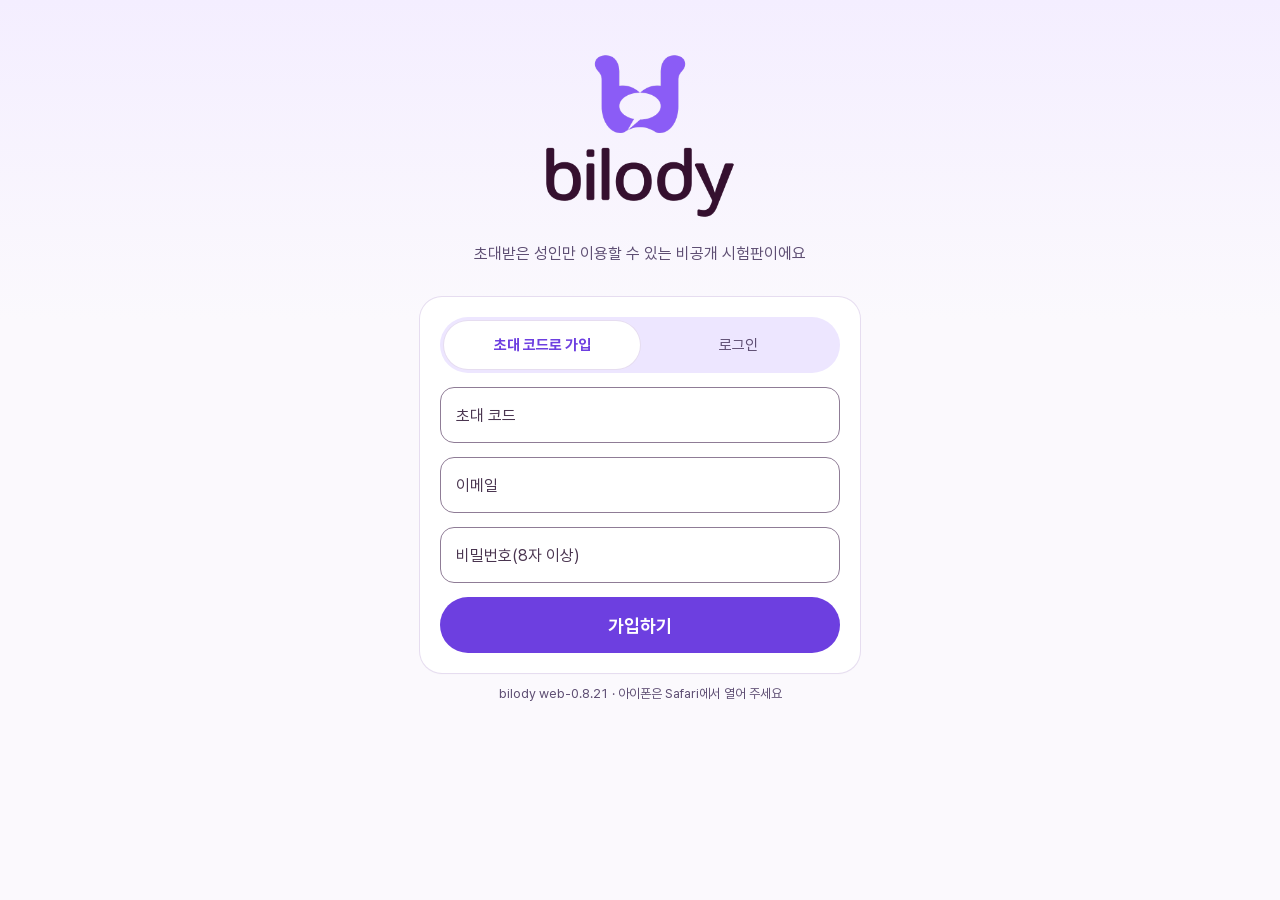
<file: index.html>
<!doctype html>
<html lang="ko">
<head>
  <meta charset="utf-8">
  <meta name="viewport" content="width=device-width, initial-scale=1, viewport-fit=cover">
  <meta name="theme-color" content="#F4EEFF">
  <meta name="apple-mobile-web-app-capable" content="yes">
  <meta name="mobile-web-app-capable" content="yes">
  <meta name="apple-mobile-web-app-status-bar-style" content="default">
  <meta name="apple-mobile-web-app-title" content="bilody">
  <meta name="robots" content="noindex">
  <title>bilody</title>
  <link rel="manifest" href="manifest.webmanifest">
  <link rel="icon" href="icons/icon-192.png">
  <link rel="apple-touch-icon" href="icons/apple-touch-icon.png">
  <!-- 앱(안드로이드)과 같은 아이콘 세트: Material Icons Round / Outlined -->
  <link rel="stylesheet" href="https://fonts.googleapis.com/icon?family=Material+Icons+Round|Material+Icons+Outlined">
  <link rel="preload" href="fonts/Pretendard-Regular.subset.woff2" as="font" type="font/woff2" crossorigin>
  <link rel="preload" href="fonts/Pretendard-ExtraBold.subset.woff2" as="font" type="font/woff2" crossorigin>
  <link rel="stylesheet" href="style.css?v=0.8.21b">
</head>
<body>
  <div id="app"></div>
  <noscript>bilody를 쓰려면 자바스크립트를 켜 주세요.</noscript>
  <script type="module" src="app.js?v=0.8.21b"></script>
</body>
</html>
</file>
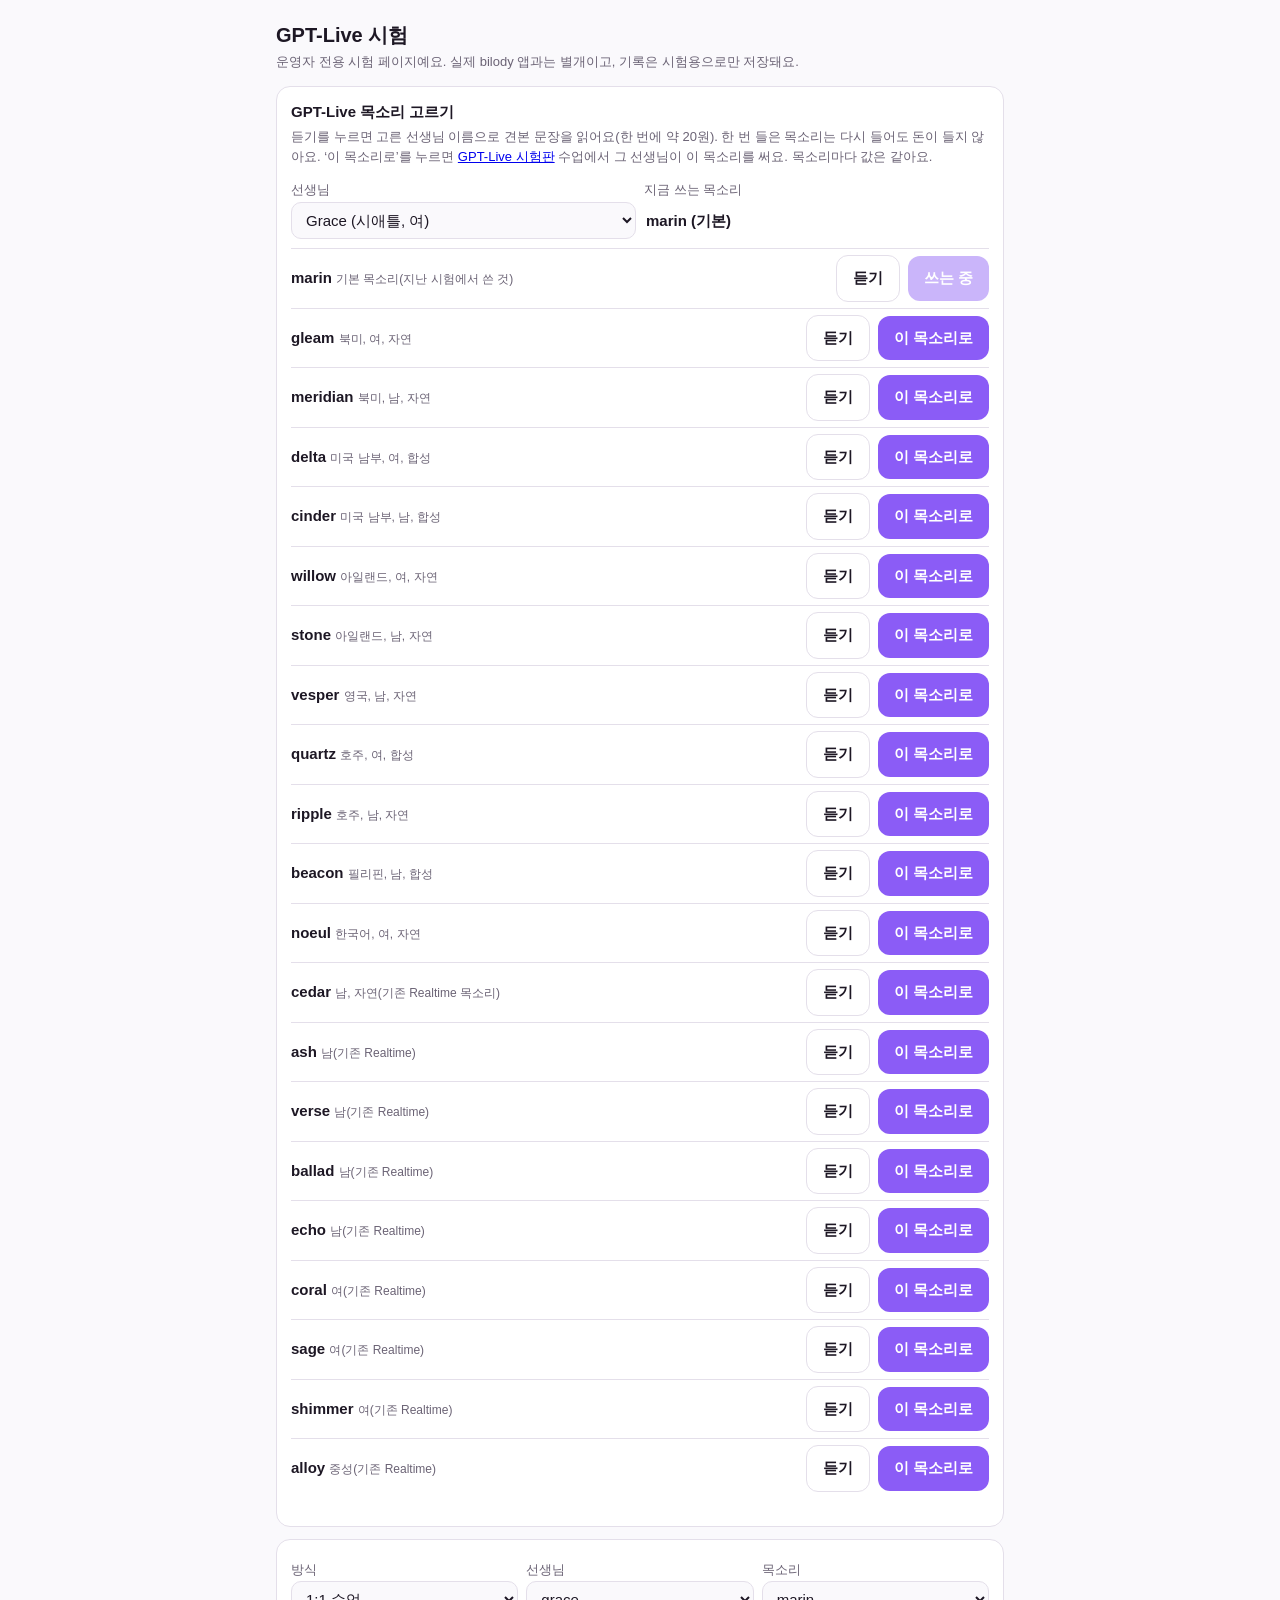
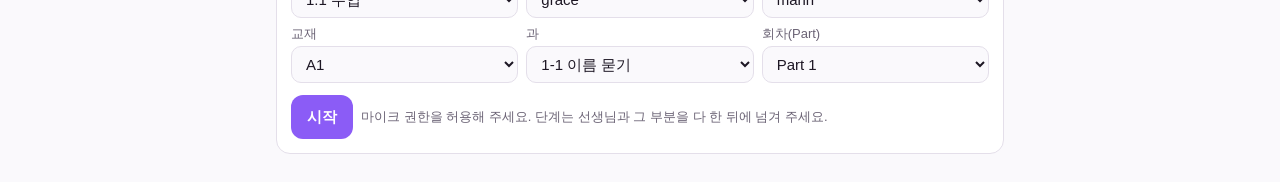
<file: live-test.html>
<!doctype html>
<html lang="ko">
<head>
<meta charset="utf-8">
<meta name="viewport" content="width=device-width, initial-scale=1">
<meta name="robots" content="noindex">
<title>GPT-Live 시험</title>
<style>
  :root { --bg:#faf9fc; --fg:#1d1724; --muted:#6b6375; --line:#e4dfea; --brand:#8B5CF6; --card:#fff; --teach:#f3eefe; --learn:#eef7f2; }
  @media (prefers-color-scheme: dark) { :root { --bg:#17131c; --fg:#efeaf4; --muted:#a59cb0; --line:#332b3d; --card:#201a27; --teach:#2a2140; --learn:#1d2a24; } }
  * { box-sizing:border-box; }
  body { margin:0; background:var(--bg); color:var(--fg); font:15px/1.5 -apple-system,BlinkMacSystemFont,"Apple SD Gothic Neo","Noto Sans KR",sans-serif; }
  main { max-width:760px; margin:0 auto; padding:16px; }
  h1 { font-size:20px; margin:4px 0 2px; } .sub { color:var(--muted); font-size:13px; margin:0 0 14px; }
  .card { background:var(--card); border:1px solid var(--line); border-radius:14px; padding:14px; margin-bottom:12px; }
  label { display:block; font-size:13px; color:var(--muted); margin:6px 0 2px; }
  select, input, textarea { width:100%; font:inherit; padding:8px 10px; border:1px solid var(--line); border-radius:10px; background:var(--bg); color:var(--fg); }
  .row { display:grid; grid-template-columns:repeat(auto-fit,minmax(130px,1fr)); gap:8px; }
  button { font:inherit; font-weight:600; border:0; border-radius:12px; padding:11px 16px; background:var(--brand); color:#fff; cursor:pointer; min-height:44px; }
  button.ghost { background:transparent; color:var(--fg); border:1px solid var(--line); }
  button:disabled { opacity:.45; cursor:default; }
  .bar { display:flex; gap:8px; flex-wrap:wrap; align-items:center; }
  #status { font-size:13px; color:var(--muted); }
  #screen .t { font-weight:700; } #screen .ko { color:var(--muted); font-size:14px; }
  #screen .ln { margin:3px 0; }
  #log { max-height:46vh; overflow:auto; }
  .m { padding:8px 10px; border-radius:10px; margin:6px 0; white-space:pre-wrap; }
  .m.teacher { background:var(--teach); } .m.learner { background:var(--learn); }
  .m.step, .m.app { color:var(--muted); font-size:12px; padding:2px 4px; }
  .hidden { display:none; }
</style>
</head>
<body>
<main>
  <h1>GPT-Live 시험</h1>
  <p class="sub">운영자 전용 시험 페이지예요. 실제 bilody 앱과는 별개이고, 기록은 시험용으로만 저장돼요.</p>

  <section class="card" id="voices">
    <b>GPT-Live 목소리 고르기</b>
    <p class="sub" style="margin:4px 0 8px">듣기를 누르면 고른 선생님 이름으로 견본 문장을 읽어요(한 번에 약 20원). 한 번 들은 목소리는 다시 들어도 돈이 들지 않아요. ‘이 목소리로’를 누르면 <a href="live.html">GPT-Live 시험판</a> 수업에서 그 선생님이 이 목소리를 써요. 목소리마다 값은 같아요.</p>
    <div class="row"><div><label>선생님</label><select id="vTeacher"><option value="grace">Grace (시애틀, 여)</option><option value="daniel">Daniel (시카고, 남)</option><option value="chloe">Chloe (토론토, 여)</option><option value="ben">Ben (보스턴, 남)</option><option value="maya">Maya (애틀랜타, 여)</option></select></div>
      <div><label>지금 쓰는 목소리</label><div id="vNow" style="padding:8px 2px;font-weight:600"></div></div></div>
    <div id="vList" style="margin-top:8px"></div>
    <div id="vMsg" class="sub" style="margin-top:6px"></div>
  </section>
  <section class="card" id="setup">
    <div class="row">
      <div><label>방식</label><select id="mode"><option value="lesson">1:1 수업</option><option value="chat">대화하기</option></select></div>
      <div><label>선생님</label><select id="teacher"><option>grace</option><option>daniel</option><option>chloe</option><option>ben</option><option>maya</option></select></div>
      <div><label>목소리</label><select id="voice"><option>marin</option><option>quartz</option><option>ripple</option><option>vesper</option><option>willow</option><option>stone</option><option>gleam</option><option>meridian</option><option>beacon</option><option>delta</option><option>cinder</option><option value="noeul">noeul (한국어)</option></select></div>
    </div>
    <div class="row" id="lessonPick">
      <div><label>교재</label><select id="book"></select></div>
      <div><label>과</label><select id="lesson"></select></div>
      <div><label>회차(Part)</label><select id="session"></select></div>
    </div>
    <div class="bar" style="margin-top:12px"><button id="startBtn">시작</button><span id="status">마이크 권한을 허용해 주세요. 단계는 선생님과 그 부분을 다 한 뒤에 넘겨 주세요.</span></div>
  </section>

  <section class="card hidden" id="screenCard">
    <div class="bar" style="justify-content:space-between"><b id="stepLabel"></b>
      <div class="bar"><button id="nextBtn">다음 단계</button><button class="ghost" id="endBtn">끝내기</button></div></div>
    <div id="screen" style="margin-top:8px"></div>
  </section>

  <section class="card hidden" id="logCard"><b>대화 기록</b><div id="log"></div></section>

  <section class="card hidden" id="doneCard">
    <b>느낀 점 (선택)</b>
    <textarea id="feedback" rows="3" placeholder="목소리, 반응 속도, 끼어들기, 지시 따르기 등"></textarea>
    <div class="bar" style="margin-top:8px"><button id="saveFb">저장</button><span id="doneMsg"></span></div>
  </section>
</main>
<audio id="remote" autoplay></audio>
<script type="module">
import { SUPABASE_URL, ANON_KEY } from "./config.js";
const $ = (id) => document.getElementById(id);
const FN = SUPABASE_URL + "/functions/v1/gpt-live-trial";
const plain = (s) => String(s ?? "").replace(/\{\{(.+?)\}\}/g, "$1").replace(/\*(.+?)\*/g, "$1");
const esc = (s) => plain(s).replace(/[&<>]/g, (c) => ({ "&": "&amp;", "<": "&lt;", ">": "&gt;" })[c]);

async function token() {
  let tk = {}; try { tk = JSON.parse(localStorage.getItem("bilody_tokens") || "{}"); } catch {}
  if (!tk.access_token) throw new Error("bilody에 먼저 로그인해 주세요.");
  const exp = JSON.parse(atob(tk.access_token.split(".")[1].replace(/-/g, "+").replace(/_/g, "/"))).exp * 1000;
  if (exp - Date.now() > 120000) return tk.access_token;
  const r = await fetch(SUPABASE_URL + "/auth/v1/token?grant_type=refresh_token", { method: "POST", headers: { apikey: ANON_KEY, "Content-Type": "application/json" }, body: JSON.stringify({ refresh_token: tk.refresh_token }) });
  if (!r.ok) throw new Error("로그인이 만료됐어요. bilody를 한 번 열었다가 다시 와 주세요.");
  const n = await r.json();
  const next = { ...tk, ...n, expires_at_ms: (n.expires_at ?? 0) * 1000 };
  try { localStorage.setItem("bilody_tokens", JSON.stringify(next)); } catch {}
  return n.access_token;
}
async function call(body) {
  const r = await fetch(FN, { method: "POST", headers: { Authorization: "Bearer " + await token(), apikey: ANON_KEY, "Content-Type": "application/json" }, body: JSON.stringify(body) });
  const j = await r.json().catch(() => ({}));
  if (!r.ok) throw new Error((j.error || r.status) + (j.detail ? " " + j.detail : ""));
  return j;
}

// ---- 교재 고르기 ----
const BOOKS = ["A1","A2","A3","A4","A5","A6","A7","A8","A9"];
let bookData = null;
$("book").innerHTML = BOOKS.map((b) => `<option>${b}</option>`).join("");
async function loadBook() {
  try { bookData = await (await fetch("./tb/" + $("book").value + ".json")).json(); } catch { bookData = null; }
  $("lesson").innerHTML = (bookData?.lessons ?? []).map((l) => `<option value="${l.id}">${l.id} ${esc(l.title)}</option>`).join("");
  loadSessions();
}
function loadSessions() {
  const L = bookData?.lessons.find((l) => l.id === $("lesson").value);
  $("session").innerHTML = (L?.sessions ?? []).map((s) => `<option value="${s.n}">Part ${s.n}</option>`).join("");
}
$("book").onchange = loadBook; $("lesson").onchange = loadSessions;
$("mode").onchange = () => $("lessonPick").classList.toggle("hidden", $("mode").value !== "lesson");
loadBook();

// ---- 기록 ----
const lines = []; let cur = null; let stepIdx = -1; let steps = [];
function render() {
  $("log").innerHTML = lines.map((l) => `<div class="m ${l.who}">${l.who === "teacher" ? "선생님: " : l.who === "learner" ? "나: " : ""}${esc(l.text)}</div>`).join("");
  $("log").scrollTop = $("log").scrollHeight;
}
function addDelta(who, delta) {
  if (!delta) return;
  if (!cur || cur.who !== who) { cur = { who, text: "", step: Math.max(stepIdx, 0) }; lines.push(cur); }
  cur.text += delta; render();
}
function mark(who, text) { cur = null; lines.push({ who, text, step: Math.max(stepIdx, 0) }); render(); }

// ---- 화면(교재) ----
function showStep(st) {
  const parts = [];
  for (const k of ["title_en", "title", "goal"]) if (typeof st[k] === "string") parts.push(`<div class="${k === "title_en" ? "t" : "ko"}">${esc(st[k])}</div>`);
  if (st.en) parts.push(`<div class="t">${esc(st.en)}</div>`);
  if (st.ko) parts.push(`<div class="ko">${esc(st.ko)}</div>`);
  if (st.when) parts.push(`<div class="ko">${esc(st.when)}</div>`);
  for (const l of st.lines ?? []) parts.push(`<div class="ln"><b>${esc(l.who?.en ?? "")}</b> ${esc(l.en)} <span class="ko">${esc(l.ko ?? "")}</span></div>`);
  for (const it of st.items ?? []) parts.push(`<div class="ln">• ${esc(Array.isArray(it) ? it.join(" — ") : (typeof it === "string" ? it : (it.en ?? JSON.stringify(it))))}</div>`);
  if (st.frame) parts.push(`<div class="ln">${esc(st.frame)}</div>`);
  for (const r of st.rows ?? []) parts.push(`<div class="ln">• ${esc(Array.isArray(r) ? r.join(" / ") : JSON.stringify(r))}</div>`);
  $("screen").innerHTML = parts.join("") || `<div class="ko">(${st.type})</div>`;
}
const appTeach = (t) => String(t ?? "").split("\n").filter((l) => !/^What comes next/i.test(l.trim()))
  .map((l) => l.replace(/[^.\n]*\b(?:next_step|finish_session)\b[^.\n]*\.?/g, "").trimEnd()).join("\n").trim();
function chunks(t, n = 1200) {
  const out = []; let buf = "";
  for (const line of t.split("\n")) { if ((buf + "\n" + line).length > n && buf) { out.push(buf); buf = line; } else buf = buf ? buf + "\n" + line : line; }
  if (buf) out.push(buf);
  return out.flatMap((c) => c.length > n ? c.match(new RegExp(`[\\s\\S]{1,${n}}`, "g")) : [c]);
}
let dc = null; let evn = 0; let pending = 0; let readyAt = 0;
function nextState() {
  const wait = pending > 0 || Date.now() < readyAt;
  $("nextBtn").disabled = wait || stepIdx + 1 >= steps.length;
  $("nextBtn").textContent = pending > 0 ? "선생님이 준비 중…" : "다음 단계";
}
setInterval(nextState, 500);
const send = (ev) => { if (dc?.readyState !== "open") return; if (/\.append$/.test(ev.type)) pending++; dc.send(JSON.stringify({ ...ev, event_id: "c" + (++evn) })); nextState(); };
function goStep(i) {
  if (i >= steps.length) return;
  stepIdx = i; const st = steps[i];
  $("stepLabel").textContent = `${i + 1} / ${steps.length} · ${st.type}`;
  readyAt = Date.now() + 4000;
  showStep(st);
  mark("step", `${i + 1}/${steps.length} ${st.type}`);
  const head = `Lesson step ${i + 1} of ${steps.length} (${st.type})`;
  const parts = chunks(appTeach(st.teach) || "Continue the lesson.");
  parts.forEach((c, k) => send({ type: "session.thinking.append", content: `${head}, plan ${k + 1}/${parts.length}:\n${c}`, delegation_id: null }));
  if (st.type === "dialogue" && st.play) mark("app", "(장면 대사는 화면에서 읽어 주세요)");
  const scene = st.type === "dialogue" && st.play ? " The learner has just read the scene on screen; there is no recording to play, so do not wait for one." : "";
  send({ type: "session.instructions.append", content: `${head} is now on the learner's screen.${scene} Start this part now, following the plan you just received for it. Work only on this part.${remind ? " " + remind : ""}`, delegation_id: null });
}

// ---- 연결 ----
let pc = null, trialId = null, usage = null, t0 = 0, stream = null, remind = "";
$("startBtn").onclick = async () => {
  $("startBtn").disabled = true; $("status").textContent = "연결 중…";
  try {
    stream = await navigator.mediaDevices.getUserMedia({ audio: { echoCancellation: true, noiseSuppression: true } });
    pc = new RTCPeerConnection();
    pc.ontrack = (e) => { $("remote").srcObject = e.streams[0]; };
    stream.getTracks().forEach((t) => pc.addTrack(t, stream));
    dc = pc.createDataChannel("oai-events");
    dc.onmessage = (e) => {
      let ev; try { ev = JSON.parse(e.data); } catch { return; }
      if (ev.type === "session.output_transcript.delta") addDelta("teacher", ev.delta);
      else if (ev.type === "session.input_transcript.delta") addDelta("learner", ev.delta);
      else if (/^session\.(instructions|thinking|commentary)\.appended$/.test(ev.type)) { pending = Math.max(0, pending - 1); nextState(); }
      else if (ev.type === "session.usage.updated") usage = ev.usage;
      else if (ev.type === "session.closed") { usage = ev.usage ?? usage; finish(); }
      else if (ev.type === "error") { if (ev.error?.client_event_id) pending = Math.max(0, pending - 1); if (!finished) mark("app", "(오류: " + (ev.error?.message || ev.error?.code) + ")"); }
    };
    dc.onopen = () => {
      $("status").textContent = "연결됐어요. 말씀하세요.";
      if ($("mode").value === "lesson") goStep(0);
    };
    const offer = await pc.createOffer(); await pc.setLocalDescription(offer);
    await new Promise((ok) => { if (pc.iceGatheringState === "complete") ok(); else { pc.onicegatheringstatechange = () => pc.iceGatheringState === "complete" && ok(); setTimeout(ok, 3000); } });
    const body = { action: "start", mode: $("mode").value, teacher: $("teacher").value, voice: $("voice").value, sdp: pc.localDescription.sdp };
    if (body.mode === "lesson") Object.assign(body, { book: $("book").value, lesson: $("lesson").value, session: Number($("session").value) });
    const r = await call(body);
    trialId = r.id; t0 = Date.now(); remind = r.remind || "";
    if (body.mode === "lesson") {
      const L = bookData.lessons.find((l) => l.id === body.lesson);
      steps = (L.sessions.find((s) => s.n === body.session) ?? L.sessions[0]).steps;
    }
    await pc.setRemoteDescription({ type: "answer", sdp: r.sdp });
    $("setup").classList.add("hidden"); $("logCard").classList.remove("hidden"); $("screenCard").classList.remove("hidden");
    if (body.mode !== "lesson") { $("nextBtn").classList.add("hidden"); $("stepLabel").textContent = "대화하기"; $("screen").innerHTML = ""; }
    setInterval(() => trialId && call({ action: "save", id: trialId, transcript: lines, usage, ms: Date.now() - t0 }).catch(() => {}), 30000);
  } catch (e) {
    $("status").textContent = "연결하지 못했어요: " + e.message; $("startBtn").disabled = false;
    try { pc?.close(); stream?.getTracks().forEach((t) => t.stop()); } catch {}
  }
};
$("nextBtn").onclick = () => { if (pending > 0 || Date.now() < readyAt) return; goStep(stepIdx + 1); };
let finished = false;
$("endBtn").onclick = () => { $("endBtn").disabled = true; $("nextBtn").disabled = true; send({ type: "session.close" }); setTimeout(finish, 8000); };
async function finish() {
  if (finished) return; finished = true;
  try { pc?.close(); stream?.getTracks().forEach((t) => t.stop()); } catch {}
  $("screenCard").classList.add("hidden"); $("doneCard").classList.remove("hidden");
  $("doneMsg").textContent = "저장 중…";
  try { const r = await call({ action: "save", id: trialId, transcript: lines, usage, ms: Date.now() - t0, final: true }); $("doneMsg").textContent = `저장했어요. 목소리 비용 약 ${Math.round((r.voice_usd ?? 0) * 1400)}원${r.status === "grading" ? " · 채점 중" : ""}`; }
  catch (e) { $("doneMsg").textContent = "저장하지 못했어요: " + e.message; }
}
$("saveFb").onclick = async () => {
  try { await call({ action: "save", id: trialId, transcript: lines, usage, ms: Date.now() - t0, feedback: $("feedback").value, final: true }); $("doneMsg").textContent = "느낀 점까지 저장했어요."; }
  catch (e) { $("doneMsg").textContent = "저장하지 못했어요: " + e.message; }
};
// ---- 목소리 고르기(11/21): 견본을 한 번 듣고 녹음해 두면 다시 들을 때는 무료 ----
const VOICES = [["marin","기본 목소리(지난 시험에서 쓴 것)"],["gleam","북미, 여, 자연"],["meridian","북미, 남, 자연"],["delta","미국 남부, 여, 합성"],["cinder","미국 남부, 남, 합성"],["willow","아일랜드, 여, 자연"],["stone","아일랜드, 남, 자연"],["vesper","영국, 남, 자연"],["quartz","호주, 여, 합성"],["ripple","호주, 남, 자연"],["beacon","필리핀, 남, 합성"],["noeul","한국어, 여, 자연"],["cedar","남, 자연(기존 Realtime 목소리)"],["ash","남(기존 Realtime)"],["verse","남(기존 Realtime)"],["ballad","남(기존 Realtime)"],["echo","남(기존 Realtime)"],["coral","여(기존 Realtime)"],["sage","여(기존 Realtime)"],["shimmer","여(기존 Realtime)"],["alloy","중성(기존 Realtime)"]];
const DEF = { grace: "marin", daniel: "meridian", chloe: "gleam", ben: "cinder", maya: "delta" };
const NAMES = { grace: "Grace", daniel: "Daniel", chloe: "Chloe", ben: "Ben", maya: "Maya" };
const clips = {};
const getV = (t) => { try { return localStorage.getItem("bilody_live_voice_" + t) || DEF[t]; } catch { return DEF[t]; } };
const sampleFor = (t) => `Hi, I'm ${NAMES[t]}. Nice to meet you! Today we'll learn how to ask someone's name. 오늘은 이름을 묻고 답하는 표현을 배워 볼 거예요. Say it with me: "What's your name?"`;
function renderVoices() {
  const t = $("vTeacher").value, cur = getV(t);
  $("vNow").textContent = cur + (cur === DEF[t] ? " (기본)" : "");
  $("vList").innerHTML = VOICES.map(([v, d]) => `<div class="bar" style="justify-content:space-between;border-top:1px solid var(--line);padding:6px 0"><span><b>${v}</b> <span class="sub" style="font-size:12px">${d}</span>${clips[t + v] ? ' <span class="sub" style="font-size:12px">· 녹음됨</span>' : ""}</span><span class="bar"><button class="ghost" data-play="${v}">${clips[t + v] ? "다시 듣기" : "듣기"}</button><button ${v === cur ? "disabled" : ""} data-use="${v}">${v === cur ? "쓰는 중" : "이 목소리로"}</button></span></div>`).join("");
}
$("vTeacher").onchange = renderVoices;
$("vList").onclick = async (e) => {
  const b = e.target.closest("button"); if (!b) return;
  const t = $("vTeacher").value;
  if (b.dataset.use) { try { localStorage.setItem("bilody_live_voice_" + t, b.dataset.use); } catch {} $("vMsg").textContent = `${NAMES[t]} 선생님 목소리를 ${b.dataset.use}(으)로 바꿨어요. GPT-Live 시험판에서 다음 수업부터 써요.`; renderVoices(); return; }
  const v = b.dataset.play, key = t + v;
  if (clips[key]) { new Audio(clips[key]).play(); return; }
  document.querySelectorAll("#vList button").forEach((x) => x.disabled = true);
  $("vMsg").textContent = `${v} 목소리를 불러오는 중…`;
  try { clips[key] = await audition(v, sampleFor(t)); $("vMsg").textContent = `${v} 견본을 들었어요.`; }
  catch (err) { $("vMsg").textContent = `${v}: 들려주지 못했어요 (${err.message})`; }
  renderVoices();
};
async function audition(voice, sample) {
  const ac = new AudioContext(); const dst = ac.createMediaStreamDestination(); const nb = ac.createBuffer(1, ac.sampleRate, ac.sampleRate), nd = nb.getChannelData(0); for (let i = 0; i < nd.length; i++) nd[i] = (Math.random() * 2 - 1) * 0.0005; const ns = ac.createBufferSource(); ns.buffer = nb; ns.loop = true; ns.connect(dst); ns.start();   // 소리 없는 트랙은 패킷이 안 나가 GPT-Live가 멈춤
  const pc = new RTCPeerConnection(); pc.addTrack(dst.stream.getAudioTracks()[0], dst.stream);
  const dc = pc.createDataChannel("oai-events");
  const el = new Audio(); el.autoplay = true;
  let rec = null; const parts = []; let got = 0, last = 0;
  pc.ontrack = (e) => { el.srcObject = e.streams[0]; el.play().catch(() => {}); try { rec = new MediaRecorder(e.streams[0]); rec.ondataavailable = (x) => x.data.size && parts.push(x.data); rec.start(250); } catch {} };
  dc.onopen = () => dc.send(JSON.stringify({ type: "session.instructions.append", content: "Start now: read the sample out loud once, exactly as written.", delegation_id: null }));
  dc.onmessage = (m) => { try { const ev = JSON.parse(m.data); if (ev.type === "session.output_transcript.delta") { got++; last = Date.now(); } } catch {} };
  const offer = await pc.createOffer(); await pc.setLocalDescription(offer);
  await new Promise((ok) => { if (pc.iceGatheringState === "complete") ok(); else { pc.onicegatheringstatechange = () => pc.iceGatheringState === "complete" && ok(); setTimeout(ok, 3000); } });
  const r = await fetch(SUPABASE_URL + "/functions/v1/gpt-live-voice", { method: "POST", headers: { Authorization: "Bearer " + await token(), apikey: ANON_KEY, "Content-Type": "application/json" }, body: JSON.stringify({ voice, sample, sdp: pc.localDescription.sdp }) });
  const j = await r.json().catch(() => ({}));
  if (!r.ok || !j.sdp) { pc.close(); ac.close(); throw new Error(j.error || r.status); }
  await pc.setRemoteDescription({ type: "answer", sdp: j.sdp });
  const t0 = Date.now();
  await new Promise((ok) => { const iv = setInterval(() => { const n = Date.now(); if ((got && n - last > 2500) || n - t0 > 30000) { clearInterval(iv); ok(); } }, 200); });
  await new Promise((ok) => setTimeout(ok, 600));
  try { dc.send(JSON.stringify({ type: "session.close" })); } catch {}
  if (rec && rec.state !== "inactive") { await new Promise((ok) => { rec.onstop = ok; rec.stop(); }); }
  pc.close(); ac.close();
  if (!got) throw new Error("소리가 오지 않음");
  return parts.length ? URL.createObjectURL(new Blob(parts, { type: parts[0].type || "audio/webm" })) : null;
}
renderVoices();
if (location.hash === "#voices") $("voices").scrollIntoView();
</script>
</body>
</html>
</file>
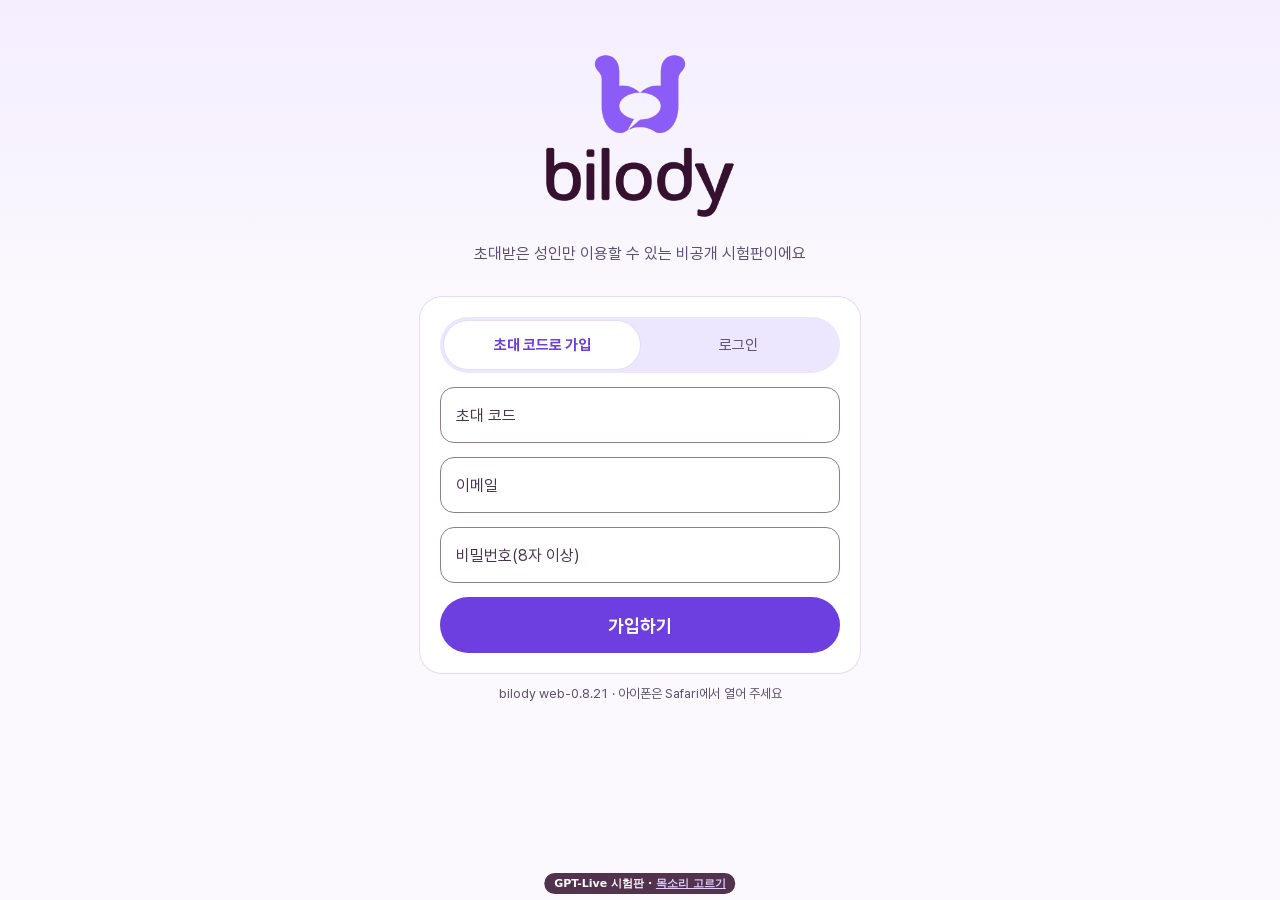
<file: live.html>
<!doctype html>
<html lang="ko">
<head>
  <meta charset="utf-8">
  <meta name="viewport" content="width=device-width, initial-scale=1, viewport-fit=cover, maximum-scale=1">
  <meta name="theme-color" content="#F0E9FF">
  <meta name="apple-mobile-web-app-capable" content="yes">
  <meta name="mobile-web-app-capable" content="yes">
  <meta name="apple-mobile-web-app-status-bar-style" content="default">
  <meta name="apple-mobile-web-app-title" content="bilody">
  <meta name="robots" content="noindex">
  <title>bilody · GPT-Live 시험</title>
  <link rel="manifest" href="manifest.webmanifest">
  <link rel="icon" href="icons/icon-192.png">
  <link rel="apple-touch-icon" href="icons/apple-touch-icon.png">
  <!-- 앱(안드로이드)과 같은 아이콘 세트: Material Icons Round / Outlined -->
  <link rel="stylesheet" href="https://fonts.googleapis.com/icon?family=Material+Icons+Round|Material+Icons+Outlined">
  <link rel="stylesheet" href="style.css?v=0.8.10">
</head>
<body>
  <div id="app"></div>
  <noscript>bilody를 쓰려면 자바스크립트를 켜 주세요.</noscript>
  <div id="liveBadge" style="position:fixed;left:50%;transform:translateX(-50%);bottom:6px;z-index:9999;font:600 11px/1.4 system-ui,sans-serif;background:#35102F;color:#fff;padding:3px 10px;border-radius:99px;opacity:.85;pointer-events:auto">GPT-Live 시험판 · <a href="live-test.html#voices" style="color:#d9c8ff">목소리 고르기</a></div>
  <script type="module" src="app-live.js?v=0.8.12d"></script>
</body>
</html>
</file>
<file: style.css>
/* bilody 웹: 안드로이드 앱(Design.kt·Material 3)과 같은 모양. 색·글꼴 기준은 DESIGN.md(0.8.21) */
@font-face { font-family: "Pretendard"; font-weight: 400; font-style: normal; font-display: swap; src: url(fonts/Pretendard-Regular.subset.woff2) format("woff2"); }
@font-face { font-family: "Pretendard"; font-weight: 700; font-style: normal; font-display: swap; src: url(fonts/Pretendard-Bold.subset.woff2) format("woff2"); }
@font-face { font-family: "Pretendard"; font-weight: 800; font-style: normal; font-display: swap; src: url(fonts/Pretendard-ExtraBold.subset.woff2) format("woff2"); }
:root {
  /* 0.8.21: 보라는 홈페이지와 같은 #6D3FE0 하나로(글자·버튼·선택). 예전 연한 보라 #8B5CF6은 글자에 쓰면 대비가 모자라 꾸밈(고리·무대 빛)에만 남긴다 */
  --purple: #6D3FE0; --deep: #4B22B0; --purple-soft: #8B5CF6; --plum: #35102F; --lilac: #EDE6FF; --lilac-soft: #F6F1FF;
  --ink2: #4A3550; --muted: #5E4E73; --line: #E6DDF0; --field-line: #8F7C96; --bg: #FBF9FD;
  --red: #D13438; --error: #B3261E; --surface: #fff; --green: #0E7C66; --green-bg: #E3F4EF;
  /* 그림자 대신 옅은 테두리(보라빛 번짐을 없앰). 떠 있는 것(창·토스트)만 그림자 */
  --shadow: 0 0 0 1px var(--line), 0 1px 2px rgba(53, 16, 47, .04);
  --float: 0 12px 32px rgba(53, 16, 47, .16), 0 2px 6px rgba(53, 16, 47, .08);
  color-scheme: light;
}
* { box-sizing: border-box; -webkit-tap-highlight-color: transparent; }
html, body { margin: 0; height: 100%; }
body {
  font-family: "Pretendard", -apple-system, BlinkMacSystemFont, "Apple SD Gothic Neo", "Noto Sans KR", Roboto, "Malgun Gothic", sans-serif;
  color: var(--plum); background: linear-gradient(#F4EEFF, var(--bg) 320px) var(--bg); background-attachment: fixed;
  -webkit-font-smoothing: antialiased; word-break: keep-all; overflow-wrap: anywhere; font-variant-numeric: tabular-nums;
}
#app { min-height: 100dvh; }
button { font: inherit; color: inherit; border: 0; background: none; cursor: pointer; padding: 0; }
input, textarea { font: inherit; color: var(--plum); }
h1 { font-size: 22px; font-weight: 800; margin: 12px 0 8px; text-align: center; }
h2 { font-size: 20px; font-weight: 800; line-height: 1.35; margin: 0 0 10px; color: var(--plum); }
.muted { color: var(--muted); } .small { font-size: 13px; } .tiny { font-size: 12px; } .b { font-weight: 700; }
.accent { color: var(--purple); } .danger { color: var(--error) !important; } .error { color: var(--error); font-size: 14px; margin: 6px 0; }
.error:empty, .accent:empty, .ai-note:empty { display: none; }
.center-text { text-align: center; } .right { text-align: right; } .hidden { display: none !important; }
.grow { flex: 1; min-width: 0; } .left { text-align: left; }

/* 아이콘(앱과 같은 Material Icons) */
.mi, .mo { font-family: "Material Icons Round"; font-weight: normal; font-style: normal; font-size: 22px; line-height: 1; letter-spacing: normal;
  text-transform: none; display: inline-block; white-space: nowrap; direction: ltr; -webkit-font-feature-settings: "liga"; font-feature-settings: "liga";
  -webkit-font-smoothing: antialiased; user-select: none; flex: none; }
.mo { font-family: "Material Icons Outlined"; }

.page { max-width: 480px; margin: 0 auto; padding: calc(24px + env(safe-area-inset-top)) 20px calc(24px + env(safe-area-inset-bottom)); }
.center, .center-col { display: flex; flex-direction: column; align-items: center; }
.center { justify-content: center; min-height: 100dvh; gap: 24px; }
.logo-stacked { width: 190px; margin: 30px 0 10px; }

.card { background: #fff; border-radius: 22px; box-shadow: var(--shadow); }
.form { width: 100%; padding: 20px; display: flex; flex-direction: column; gap: 14px; margin-top: 18px; }
.page .form:not(.card) { padding: 0; }

/* 테두리 입력칸: 이름표가 테두리 위로 올라간다(앱의 OutlinedTextField) */
.field { position: relative; display: block; flex: 1; min-width: 0; }
.field input { width: 100%; height: 56px; border: 1px solid var(--field-line); border-radius: 14px; padding: 16px; font-size: 16px; background: transparent; outline: none; }
.field span { position: absolute; left: 12px; top: 50%; transform: translateY(-50%); padding: 0 4px; color: var(--ink2); font-size: 16px; pointer-events: none;
  transition: top .15s, font-size .15s, color .15s; background: transparent; }
.field input:focus { border: 2px solid var(--purple); padding: 15px; }
.field input:focus + span, .field input:not(:placeholder-shown) + span { top: 0; font-size: 12px; background: var(--fieldbg, #fff); }
.field input:focus + span { color: var(--purple); }
.page:not(.center-col) .field, .center-col > .form:not(.card) .field { --fieldbg: #F7F3FF; }
textarea { width: 100%; border: 1px solid var(--field-line); border-radius: 14px; padding: 14px; font-size: 16px; background: transparent; outline: none; }
textarea:focus { border: 2px solid var(--purple); }

.seg { display: flex; background: var(--lilac); border-radius: 999px; padding: 4px; }
.seg button { flex: 1; min-height: 48px; border-radius: 999px; color: var(--muted); font-weight: 500; font-size: 15px; }
.seg button.on { background: #fff; color: var(--purple); font-weight: 700; box-shadow: 0 0 0 1px var(--line); }

/* 알약 버튼(PrimaryPill · SecondaryPill) */
.pill { min-height: 56px; border-radius: 999px; padding: 0 20px; font-size: 18px; font-weight: 700; display: inline-flex; align-items: center; justify-content: center; gap: 8px;
  transition: transform .15s; white-space: nowrap; }
.pill .mi { font-size: 22px; }
.pill:active:not(:disabled) { transform: scale(.96); }
.pill.primary { color: #fff; background: var(--purple); }
.pill.primary:active:not(:disabled) { background: var(--deep); }
.pill.dark { color: #fff; background: var(--plum); }
.pill.secondary { color: var(--purple); background: #fff; box-shadow: var(--shadow); font-size: 16px; padding: 0 18px; }
.pill:disabled { background: #E8E1F0; color: rgba(53, 16, 47, .48); box-shadow: none; }
.pill.compact { min-height: 54px; font-size: 15px; padding: 0 10px; gap: 6px; } .pill.compact .mi { font-size: 18px; }
.pill + .pill { margin-top: 8px; }
.link { color: var(--purple); font-weight: 600; font-size: 14px; padding: 10px 12px; min-height: 40px; border-radius: 999px; white-space: nowrap; flex: none; }
.link:disabled { opacity: .38; }
.iconbtn { width: 44px; height: 44px; border-radius: 50%; display: grid; place-items: center; color: var(--muted); flex: none; }
.iconbtn .mi { font-size: 24px; }

.consent { display: flex; gap: 10px; align-items: flex-start; background: #fff; border-radius: 16px; padding: 14px; margin: 8px 0; color: var(--plum); font-size: 15px; line-height: 1.5; box-shadow: var(--shadow); }
.consent.on { background: var(--lilac); }
.consent input { width: 20px; height: 20px; margin-top: 3px; accent-color: var(--purple); flex: none; }

.picker { display: flex; gap: 6px; width: 100%; margin: 10px 0; }
.pick { flex: 1; display: flex; flex-direction: column; align-items: center; padding: 6px 2px 8px; border-radius: 18px; background: rgba(237, 230, 255, .55); border: 2px solid transparent; font-size: 14px; }
.pick img { width: 100%; aspect-ratio: 280/319; object-fit: contain; }
.pick.on { background: color-mix(in srgb, var(--c) 35%, white); border-color: var(--purple); font-weight: 700; }

.stage { position: relative; display: flex; justify-content: center; }
.stage::before { content: ""; position: absolute; inset: 8% 12%; border-radius: 50%; background: radial-gradient(rgba(139, 92, 246, .16), rgba(139, 92, 246, .05) 55%, transparent 72%); }
.friend { position: relative; width: 220px; height: 250px; object-fit: contain; }
.stage.small .friend { width: 185px; height: 210px; }
.center-col .friend { width: 170px; height: 194px; }

/* 틀: 위 막대 · 내용 · 아래 탭 */
.frame { display: flex; flex-direction: column; min-height: 100dvh; max-width: 520px; margin: 0 auto; }
.top { display: flex; align-items: center; padding: calc(12px + env(safe-area-inset-top)) 20px 6px; }
.top img { height: 28px; } .top .title { margin-left: auto; font-size: 24px; font-weight: 800; }
.content { flex: 1; display: flex; flex-direction: column; }
.tabs { position: sticky; bottom: 0; display: flex; background: #fff; border-top: 1px solid var(--line); padding: 12px 0 calc(12px + env(safe-area-inset-bottom)); z-index: 5; }
.tabs button { flex: 1; display: flex; flex-direction: column; align-items: center; font-size: 12px; color: var(--muted); gap: 4px; font-weight: 500; }
.tabs .ti { width: 64px; height: 32px; border-radius: 999px; display: grid; place-items: center; color: var(--muted); transition: background .2s; }
.tabs .ti .mi, .tabs .ti .mo { font-size: 24px; }
.tabs .on { color: var(--purple); font-weight: 700; } .tabs .on .ti { background: var(--lilac); color: var(--purple); }

/* 대화 */
.chat { flex: 1; display: flex; flex-direction: column; padding: 0 0 12px; }
.chat-top { flex: 1; display: flex; flex-direction: column; align-items: center; justify-content: center; position: relative; padding: 8px 0; }
.ai-note { margin: 10px 0 0; text-align: center; font-size: 13px; color: var(--muted); }
#latency { margin-top: 2px; }
#remain { margin: 2px 0 0; }
.streak { width: calc(100% - 40px); display: flex; align-items: center; gap: 14px; padding: 14px; border-radius: 26px; }
.ring { --p: 0; width: 56px; height: 56px; border-radius: 50%; display: grid; place-items: center; background: conic-gradient(var(--purple-soft) calc(var(--p) * 360deg), var(--lilac) 0); flex: none; }
.ring span { width: 46px; height: 46px; border-radius: 50%; background: #fff; display: grid; place-items: center; font-size: 24px; }
.streak b { font-size: 20px; font-weight: 800; }
.points { background: var(--lilac); border-radius: 16px; padding: 8px 12px; color: var(--purple); display: flex; flex-direction: column; align-items: center; }
.points b { font-size: 20px; font-weight: 800; } .points span { font-size: 12px; font-weight: 500; }
.alarm-line { display: inline-flex; align-items: center; gap: 5px; color: var(--purple); font-size: 13px; font-weight: 500; padding: 12px 12px; border-radius: 999px; margin-top: 2px; }
.alarm-line .mi { font-size: 15px; }
.status { display: inline-flex; align-items: center; gap: 8px; background: #fff; border-radius: 999px; padding: 8px 14px; box-shadow: var(--shadow); font-weight: 700; font-size: 14px; }
.status > i { width: 8px; height: 8px; border-radius: 50%; background: var(--purple); }
.status em { width: 1px; height: 14px; background: rgba(53, 16, 47, .12); }
.mic { display: inline-flex; align-items: center; gap: 3px; font-size: 12px; font-weight: 500; color: var(--muted); } .mic .mi { font-size: 14px; }
.mic.on { color: var(--red); }
.photo-card { position: absolute; top: 8px; right: 10px; width: 150px; border-radius: 18px; overflow: hidden; box-shadow: var(--shadow); background: #fff; }
.photo-card img { width: 100%; display: block; }
.help { padding: 10px 14px; margin: 6px 12px; }
/* 친구가 띄운 단어 사진(11/13): 바깥 둥글기 24 = 사진 16 + 여백 8 */
.webpic { padding: 8px; margin: 6px 12px; border-radius: 24px; }
.webpic.enter { animation: rise .35s cubic-bezier(.2, .9, .3, 1); }
.webpic.leave { animation: fadeup .2s ease-in forwards; }
@keyframes fadeup { to { opacity: 0; transform: translateY(-12px); } }
.webpic img { width: 100%; aspect-ratio: 16 / 9; max-height: 200px; object-fit: cover; display: block; border-radius: 16px; outline: 1px solid rgba(0, 0, 0, .06); outline-offset: -1px; cursor: pointer; }
.webpic-row { display: flex; align-items: center; gap: 8px; padding: 6px 8px 2px; }
.webpic-row b { flex: 1; font-size: 20px; color: var(--plum); }
.wordcard { padding: 14px 18px; margin: 6px 12px; border-radius: 24px; cursor: pointer; }
.wordcard.enter { animation: rise .35s cubic-bezier(.2, .9, .3, 1); }
.wordcard.leave { animation: fadeup .2s ease-in forwards; }
.wc-word { font-size: 24px; font-weight: 700; color: var(--plum); margin-top: 2px; }
.wc-mean { font-size: 18px; margin-top: 2px; }
.wc-ex { font-size: 15px; margin-top: 8px; color: rgba(53, 16, 47, .8); text-wrap: pretty; }
.wc-ex span { display: block; font-size: 13px; color: var(--muted); margin-top: 2px; }
.webpic-row a { font-size: 12px; color: var(--muted); text-decoration: none; white-space: nowrap; overflow: hidden; text-overflow: ellipsis; max-width: 60%; padding: 6px 0; }
.help.enter { animation: rise .35s cubic-bezier(.2, .9, .3, 1); }
@keyframes rise { from { opacity: 0; transform: translateY(36px); } }
.help-text { font-size: 20px; line-height: 1.3; margin-top: 4px; font-weight: 500; }
.help-text.big { font-size: 24px; line-height: 1.25; font-weight: 700; }
.help mark { background: rgba(139, 92, 246, .1); color: var(--purple); font-weight: 800; } .help .dim { color: rgba(53, 16, 47, .35); }
.help-pics { display: flex; gap: 10px; margin-top: 8px; } .help-pics img { height: 64px; aspect-ratio: 4/3; object-fit: contain; border-radius: 12px; border: 1px solid rgba(0, 0, 0, .06); }
.lines { display: flex; flex-direction: column; gap: 6px; margin: 4px 12px; max-height: 220px; overflow: auto; }
.lines:empty { display: none; }
.bubble { align-self: flex-start; max-width: 85%; background: #fff; border-radius: 18px 18px 18px 6px; padding: 8px 12px; font-size: 15px; line-height: 1.4; box-shadow: var(--shadow); }
.bubble.me { align-self: flex-end; background: var(--purple); color: #fff; border-radius: 18px 18px 6px 18px; }
.guide { padding: 16px; margin: 8px 20px; } .guide b { font-size: 16px; }
.guide ul { padding-left: 4px; list-style: none; margin: 6px 0 0; font-size: 14px; line-height: 1.43; }
.guide li::before { content: "· "; }
.dialog.guide { margin: 0; padding: 24px 24px 14px; } .dialog.guide b { font-size: 18px; } .dialog.guide ul { margin-top: 10px; font-size: 15px; line-height: 1.5; } .dialog.guide li { margin-bottom: 6px; }
.controls { display: flex; gap: 10px; padding: 8px 20px; } .controls .pill + .pill { margin-top: 0; }
.controls .pill.compact { flex: 1; } .controls .pill.compact.narrow { flex: .8; }
.inputbar { display: flex; align-items: center; gap: 4px; background: #fff; border-radius: 999px; padding: 6px; box-shadow: var(--shadow); margin: 2px 20px 0; }
.inputbar input { flex: 1; min-width: 0; border: 0; outline: none; font-size: 16px; padding: 10px 8px; background: transparent; }
.inputbar input::placeholder { color: var(--muted); }
.round { width: 40px; height: 40px; border-radius: 50%; display: grid; place-items: center; flex: none; }
.round.lilac { background: var(--lilac); color: var(--purple); }
.round.send { background: var(--purple); color: #fff; } .round.send .mi { font-size: 20px; }
.round.send:disabled { background: var(--lilac); color: rgba(75, 34, 176, .45); }

/* 기록 */
.list { padding: 8px 20px 20px; display: flex; flex-direction: column; gap: 12px; }
.row { display: flex; align-items: center; gap: 8px; } .row.end { justify-content: flex-end; } .row.top { align-items: center; }
.card.row { padding: 6px 6px 6px 14px; }
.hist-open { display: flex; align-items: center; gap: 12px; padding: 10px 0; }
.hist-text { display: flex; flex-direction: column; gap: 4px; min-width: 0; }
.hist-text b { font-size: 15px; white-space: nowrap; overflow: hidden; text-overflow: ellipsis; }
.badge { width: 40px; height: 40px; border-radius: 50%; background: var(--lilac); color: var(--purple); display: grid; place-items: center; flex: none; }
.badge .mi { font-size: 20px; }
.subhead { display: flex; align-items: center; gap: 4px; margin-left: -10px; } .subhead b { font-size: 20px; font-weight: 800; } .subhead .iconbtn { color: var(--plum); }
.report-link { align-self: flex-start; font-size: 13px; color: var(--muted); padding: 0 6px; margin-top: -6px; }
.card.lilac { background: var(--lilac); box-shadow: none; padding: 14px 16px; } .card.lilac p { margin: 4px 0; font-size: 17px; }
.empty { display: flex; flex-direction: column; align-items: center; gap: 6px; padding: 40px 0; } .empty img { width: 120px; }

/* 설정 칸 */
.section { overflow: hidden; }
.section .sec-head { width: 100%; display: flex; align-items: center; text-align: left; padding: 12px 14px; gap: 12px; }
.sec-t { flex: 1; min-width: 0; display: flex; flex-direction: column; gap: 2px; }
.sec-t b { font-size: 16px; } .sec-t span { white-space: nowrap; overflow: hidden; text-overflow: ellipsis; }
.chev { color: var(--muted); transition: transform .25s; } .section.open .chev { transform: rotate(180deg); }
.sec-body { padding: 0 16px 14px; animation: drop .3s ease; }
.sec-body::before { content: ""; display: block; border-top: 1px solid var(--lilac); margin-bottom: 10px; }
@keyframes drop { from { opacity: 0; transform: translateY(-6px); } }
.sec-body hr { border: 0; border-top: 1px solid var(--lilac); margin: 10px 0; }
.sec-body p { margin: 6px 0; } .sec-body .h { font-size: 15px; }
.sec-body .row .field { margin: 6px 0; }
.note { background: var(--lilac); border-radius: 14px; padding: 12px; font-size: 13px; line-height: 1.5; margin: 8px 0; }
.version { text-align: center; font-size: 12px; color: var(--muted); margin: 4px 0 8px; }
input[type=range] { width: 100%; accent-color: var(--purple); margin: 10px 0 14px; height: 4px; }
/* 켜고 끄기(Material 3 Switch) */
.switch { position: relative; width: 52px; height: 32px; flex: none; }
.switch input { position: absolute; opacity: 0; inset: 0; margin: 0; cursor: pointer; z-index: 1; }
.switch i { position: absolute; inset: 0; border-radius: 999px; background: var(--lilac-soft); border: 2px solid var(--field-line); transition: .2s; }
.switch i::after { content: ""; position: absolute; width: 16px; height: 16px; left: 6px; top: 6px; border-radius: 50%; background: var(--field-line); transition: .2s; }
.switch input:checked + i { background: var(--purple); border-color: var(--purple); }
.switch input:checked + i::after { width: 24px; height: 24px; left: 22px; top: 2px; background: #fff; }
.radios { display: flex; flex-wrap: wrap; }
.radio-btn { display: inline-flex; align-items: center; gap: 10px; padding: 12px 14px 12px 10px; font-size: 14px; }
.radio-btn i { width: 20px; height: 20px; border-radius: 50%; border: 2px solid var(--ink2); display: grid; place-items: center; }
.radio-btn.on i { border-color: var(--purple); } .radio-btn.on i::after { content: ""; width: 10px; height: 10px; border-radius: 50%; background: var(--purple); }

/* 창(Material 3 AlertDialog) */
.overlay { position: fixed; inset: 0; background: rgba(53, 16, 47, .38); display: flex; align-items: center; justify-content: center; z-index: 10; padding: 24px; }
.dialog { background: var(--surface); box-shadow: var(--float); width: 100%; max-width: 400px; border-radius: 28px; padding: 24px 24px 14px; max-height: 86dvh; overflow: auto; display: flex; flex-direction: column; gap: 6px;
  animation: pop-in .2s ease; }
@keyframes pop-in { from { opacity: 0; transform: scale(.94); } }
.dialog p { margin: 4px 0; color: var(--ink2); font-size: 14px; line-height: 1.45; }
.dialog .row.end { margin-top: 10px; gap: 0; }
.dialog .pill + .pill { margin-top: 6px; }
.radio { display: flex; flex-direction: row; align-items: center; gap: 10px; color: var(--plum); font-size: 14px; padding: 6px 0; }
.radio input { width: 18px; height: 18px; accent-color: var(--purple); margin: 0 4px; }
.quote { background: var(--lilac); border-radius: 12px; padding: 8px 10px; font-size: 13px; margin: 4px 0; }
.board { padding: 6px 8px; border-radius: 12px; } .board.me { background: var(--lilac); font-weight: 700; }
.rank { width: 36px; text-align: center; font-size: 18px; } .dot { width: 14px; height: 14px; border-radius: 50%; }
.time { font-size: 28px; padding: 10px 14px; border: 1px solid var(--field-line); border-radius: 14px; background: #fff; margin: 8px 0; align-self: flex-start; }
.warn { color: var(--error) !important; }
.book-list { display: flex; flex-direction: column; gap: 8px; margin-top: 6px; }
.book { display: flex; gap: 10px; text-align: left; background: #fff; border-radius: 12px; padding: 10px; box-shadow: 0 1px 3px rgba(0, 0, 0, .12); align-items: flex-start; }
.book img { width: 84px; height: 84px; border-radius: 12px; object-fit: cover; flex: none; }
.book > span { display: flex; flex-direction: column; gap: 2px; min-width: 0; } .book b { font-size: 16px; }
.book .credit { font-size: 12px; line-height: 1.3; color: rgba(53, 16, 47, .6); }
.overlay.full { background: linear-gradient(#F4EEFF, var(--bg) 320px) var(--bg); align-items: stretch; overflow: auto; padding: 0; }
.guide-page { width: 100%; max-width: 520px; margin: 0 auto; padding: calc(8px + env(safe-area-inset-top)) 20px 30px; display: flex; flex-direction: column; gap: 10px; }
.guide-page .subhead { margin-bottom: 4px; }
.guide-page details { padding: 0 16px; border-radius: 20px; } .guide-page summary { padding: 14px 0; font-size: 16px; cursor: pointer; list-style: none; display: flex; align-items: center; }
.guide-page summary::-webkit-details-marker { display: none; }
.guide-page summary b { flex: 1; } .guide-page details[open] .chev { transform: rotate(90deg); }
.guide-page p { font-size: 14px; line-height: 1.5; margin: 0 0 12px; }

.toast { position: fixed; left: 50%; bottom: calc(100px + env(safe-area-inset-bottom)); transform: translateX(-50%) translateY(20px); opacity: 0; background: var(--plum); color: #fff; padding: 12px 18px; border-radius: 999px; font-size: 14px; transition: .25s; pointer-events: none; max-width: 90%; text-align: center; z-index: 20; }
.toast.show { opacity: 1; transform: translateX(-50%) translateY(0); }
.spinner { width: 28px; height: 28px; border: 3px solid var(--lilac); border-top-color: var(--purple); border-radius: 50%; animation: spin 1s linear infinite; }
@keyframes spin { to { transform: rotate(360deg); } }

/* 매일 짧은 설문 */
.faces { display: flex; justify-content: space-between; margin: 10px 0 14px; }
.face { width: 48px; height: 48px; border-radius: 50%; font-size: 24px; background: transparent; border: 2px solid transparent; }
.face.on { background: var(--lilac); border-color: var(--purple); }

/* 동화 듣기 */
.story { flex: 1; display: flex; flex-direction: column; position: relative; min-height: 0; }
.st-head { display: flex; align-items: center; padding: 8px 12px; gap: 8px; }
.st-head b { font-size: 18px; } .st-sub { font-size: 12px; color: rgba(53, 16, 47, .6); }
.micchip { display: inline-flex; align-items: center; gap: 4px; background: #BDBDBD; color: #fff; border-radius: 999px; padding: 5px 10px; font-size: 12px; font-weight: 500; }
.micchip .mi { font-size: 16px; }
.micchip.on { background: var(--red); }
.quiz { display: inline-flex; align-items: center; gap: 2px; } .quiz b { font-size: 13px; color: var(--purple); margin-right: 8px; }
.star { font-size: 24px; color: rgba(53, 16, 47, .3); } .star.on { color: #FFB800; animation: starpop .45s cubic-bezier(.3, 1.6, .5, 1); }
@keyframes starpop { from { transform: scale(.4); } }
.st-main { flex: 1; position: relative; min-height: 300px; touch-action: pan-y; overflow: hidden; }
.st-pages { position: absolute; inset: 0; display: flex; flex-direction: column; justify-content: center; align-items: center; }
.st-imgbox { flex: 1 1 0; min-height: 0; width: 100%; position: relative; margin: 4px 0; }
.st-img { position: absolute; inset: 0 8px; width: calc(100% - 16px); height: 100%; object-fit: contain; }
.st-tori { position: absolute; right: 8px; bottom: 8px; width: 130px; height: 149px; object-fit: contain; pointer-events: none; }
.chips { width: 100%; overflow-x: auto; scrollbar-width: none; flex: none; } .chips::-webkit-scrollbar { display: none; }
.chips-in { display: flex; gap: 28px; padding: 16px 24px; width: max-content; }
.chips.mid .chips-in { margin: 0 auto; }
.chip { width: 96px; background: #fff; border-radius: 18px; overflow: hidden; display: flex; flex-direction: column; align-items: center; flex: none;
  box-shadow: 0 3px 8px rgba(53, 16, 47, .18); border: 3px solid transparent; transition: transform .3s; }
.chip.tl { transform: rotate(-4deg); } .chip.tr { transform: rotate(4deg); }
.chip img { width: 100%; aspect-ratio: 4/3; object-fit: contain; }
.chip span, .bigpic span { font-size: 13px; font-weight: 700; color: var(--plum); padding: 0 4px 4px; opacity: 0; white-space: nowrap; }
.chip span.shown, .bigpic span.shown { opacity: 1; }
.chip.on { border-color: var(--plum); }
.chip.on.tl { transform: rotate(-4deg) scale(1.12); } .chip.on.tr { transform: rotate(4deg) scale(1.12); }
.chip.pop.tl { animation: popl .5s cubic-bezier(.3, 1.6, .5, 1); } .chip.pop.tr { animation: popr .5s cubic-bezier(.3, 1.6, .5, 1); }
@keyframes popl { from { transform: rotate(-4deg) scale(.7); } } @keyframes popr { from { transform: rotate(4deg) scale(.7); } }
.bigpic { width: 70%; background: #fff; border-radius: 28px; overflow: hidden; display: flex; flex-direction: column; align-items: center; }
.bigpic img { width: 100%; aspect-ratio: 4/3; object-fit: contain; } .bigpic span { font-size: 24px; padding-bottom: 8px; }
.bigpic.pop { animation: bigpop .5s cubic-bezier(.3, 1.6, .5, 1); } @keyframes bigpop { from { transform: scale(.6); } }
.st-line { margin: 4px 16px; font-size: 15px; } .st-line:empty { display: none; }
.st-pad { margin: 4px 16px; }
.st-credit { margin: 2px 16px; font-size: 12px; line-height: 1.25; color: rgba(53, 16, 47, .6); }
.story .controls { padding: 10px 16px; }
.zoom-bg { position: fixed; inset: 0; z-index: 8; display: grid; place-items: center; background: rgba(0, 0, 0, 0); transition: background .4s; }
.zoom-bg.in { background: rgba(0, 0, 0, .22); }
.zoom-card { width: 84%; max-width: 420px; background: #fff; border-radius: 32px; overflow: hidden; display: flex; flex-direction: column; align-items: center; padding-bottom: 10px;
  box-shadow: 0 18px 40px rgba(139, 92, 246, .35); transition: transform .55s cubic-bezier(.3, 1.35, .5, 1); }
.zoom-card img { width: 100%; aspect-ratio: 4/3; object-fit: contain; }
.zoom-card b { font-size: 40px; font-weight: 800; color: var(--plum); }

/* 키가 작은 화면(아이폰 Safari 등): 단어 카드를 조금 작게 해서 동화 그림 자리를 넉넉히 */
@media (max-height: 760px) {
  .chips-in { gap: 20px; padding: 10px 20px; }
  .chip { width: 76px; } .chip span { font-size: 12px; }
  .st-tori { width: 100px; height: 115px; }
}
.controls .pill.grow { padding-left: 20px; padding-right: 20px; }   /* 11/13 두 버튼(대화 시작·그림책 보기) 같은 너비 */
/* 11/13 마지막 설문 */
.survey .q { padding: 14px 16px; border-radius: 20px; display: flex; flex-direction: column; gap: 6px; }
.survey .q b { font-size: 15px; line-height: 1.4; }
.survey textarea { width: 100%; }
.survey .pill { margin-top: 6px; }

/* ---------- 교재로 배우기(11/14, 운영자 계정 먼저) ---------- */
.pill.lesson-open { flex-basis: 100%; min-height: 48px; font-size: 15px; color: var(--deep); background: var(--lilac); box-shadow: none; margin-top: 0; }
.controls:has(.lesson-open) { flex-wrap: wrap; }
.card.lesson { margin: 8px 16px; padding: 14px 14px 12px; border: 2px solid var(--purple); animation: rise .35s cubic-bezier(.2, .9, .3, 1); }
.lesson-h { display: flex; align-items: center; gap: 8px; }
.lesson-h b { font-size: 16px; }
.tag { font-size: 12px; font-weight: 700; color: #fff; background: var(--purple); padding: 2px 8px; border-radius: 8px; flex: none; }
.tag.role { background: #F0A34A; }
.iconbtn.sm { width: 32px; height: 32px; display: inline-flex; align-items: center; justify-content: center; color: var(--muted); }
.lesson-step { font-size: 12px; font-weight: 700; color: var(--deep); margin: 6px 0 8px; }
.lesson-offer { font-size: 17px; font-weight: 700; margin: 10px 2px 12px; }
.row.gap { display: flex; gap: 8px; } .row.gap .pill + .pill { margin-top: 0; } .pill.grow { flex: 1; }
.lesson-img { width: 100%; aspect-ratio: 3 / 2; object-fit: cover; border-radius: 14px; display: block; background: var(--lilac); }
.lesson-clock { display: inline-flex; align-items: center; gap: 4px; margin-top: 8px; font-weight: 800; font-size: 18px; color: var(--plum); background: #FFF7E6; padding: 4px 10px; border-radius: 10px; }
.lesson-lines { margin-top: 8px; border-radius: 12px; overflow: hidden; border: 1px solid #E6DEF3; }
.ln { display: flex; gap: 8px; padding: 6px 10px; font-size: 15px; line-height: 1.35; border-top: 1px solid #EFE9F7; }
.ln:first-child { border-top: 0; }
.ln .w { width: 40px; flex: none; font-size: 12px; font-weight: 700; color: var(--muted); padding-top: 2px; }
.ln.mine { background: #FAF7FF; }
.ln.mine .w { color: var(--deep); }
.ln.now { background: #EFE7FF; font-weight: 700; }
.ln.mine.now { background: var(--purple); color: #fff; } .ln.mine.now .w { color: #fff; }
.ln.done { color: var(--muted); }
.ln.skip { justify-content: center; font-size: 12px; color: var(--muted); background: #FFFBF2; }
.lesson-notice { font-size: 13px; color: var(--plum); background: #FFF7E6; border-radius: 10px; padding: 8px 10px; margin: 8px 0 0; line-height: 1.45; }
.lesson-tori { margin-top: 10px; background: #EFE7FF; border-radius: 14px; padding: 10px 12px; font-size: 17px; line-height: 1.35; }
.lesson-tori b { font-size: 12px; color: var(--deep); margin-right: 6px; }
.lesson-hint { margin-top: 8px; font-size: 13px; color: var(--plum); background: #F6F2FD; border-radius: 10px; padding: 8px 10px; line-height: 1.45; }
.lesson-blank { margin-top: 8px; text-align: center; font-size: 22px; font-weight: 800; padding: 8px; border: 2px dashed #D8CCF2; border-radius: 12px; }
.lesson-blank.small { font-size: 17px; border-style: solid; }
.lesson-blank u { text-decoration: none; display: inline-block; min-width: 64px; border-bottom: 3px solid var(--purple); }
.lesson-help { margin-top: 8px; }
.lesson-chips { display: flex; gap: 6px; justify-content: center; margin-top: 6px; flex-wrap: wrap; }
.lesson-chips span { font-size: 14px; font-weight: 700; color: var(--deep); background: var(--lilac); padding: 4px 12px; border-radius: 999px; }
.lesson-said { margin-top: 8px; text-align: right; font-size: 15px; color: #fff; background: var(--purple); border-radius: 14px; padding: 8px 12px; margin-left: 20%; }
.lesson-ask { margin-top: 10px; background: #FAF7FF; border-radius: 14px; padding: 10px; font-weight: 700; font-size: 14px; }
.lesson-ask .row { margin-top: 8px; }
.lesson-foot { display: flex; align-items: center; gap: 2px; margin-top: 10px; }
.lesson-foot .mic { display: inline-flex; align-items: center; gap: 4px; font-size: 13px; font-weight: 700; color: var(--muted); }
.lesson-foot .mic.on { color: var(--red); }
.lesson-foot .mi { font-size: 16px; }
.lesson-foot .link { display: inline-flex; align-items: center; gap: 2px; padding: 8px; }
.pill.lesson-stop { width: 100%; min-height: 44px; margin-top: 6px; font-size: 14px; }
.lesson-list { display: flex; flex-direction: column; gap: 8px; margin: 12px 0 6px; }
.lesson-item { display: flex; align-items: center; gap: 12px; text-align: left; padding: 8px; border-radius: 16px; background: #FAF7FF; }
.lesson-item img { width: 72px; height: 48px; object-fit: cover; border-radius: 10px; flex: none; }
.lesson-item b { display: block; font-size: 15px; } .lesson-item .grow { flex: 1; }
.lesson-img.small { aspect-ratio: auto; height: 110px; }
.card.lesson { animation: none; } .card.lesson.enter { animation: rise .35s cubic-bezier(.2, .9, .3, 1); }
.lesson-img { margin-top: 8px; } .lesson-img[hidden] { display: none; }
.pill.lesson-resume { width: 100%; margin-top: 4px; font-size: 16px; }
.card.lesson.paused { padding: 8px 10px 8px 14px; border-width: 1.5px; }
.card.lesson.paused .pill { min-height: 38px; font-size: 13px; padding: 0 14px; }
/* 11/14 실장님: 카드가 화면 밖으로 밀림 → 표현 익히기 중에는 큰 토리 그림·안내 글을 접는다 */
.chat.lesson-on .stage, .chat.lesson-on .ai-note, .chat.lesson-on #latency { display: none; }
.chat.lesson-on .chat-top { flex: 0; padding: 2px 0; }
.card.lesson { scroll-margin-top: 8px; }
.lesson-img { max-height: 170px; } .lesson-img.small { height: 96px; }
.ln { padding: 5px 10px; font-size: 15px; }
.lesson-tip { margin: 6px 0 0; text-align: center; }

/* 11/14 표현 익히기 9단계 고르기 */
.lv-tabs { display: grid; grid-template-columns: repeat(9, 1fr); gap: 4px; background: var(--lilac); border-radius: 16px; padding: 4px; }
.lv-tabs button { min-height: 44px; border-radius: 12px; color: var(--muted); font-weight: 700; font-size: 15px; }
.lv-tabs button.on { background: #fff; color: var(--purple); box-shadow: 0 0 0 1px var(--line); }
.lv-name { margin: 8px 2px 4px; } .lv-name b { font-size: 15px; }
.lesson-noimg { width: 72px; height: 48px; border-radius: 10px; flex: none; display: flex; align-items: center; justify-content: center; background: var(--lilac); color: var(--purple); }
/* 11/14 고르기 창: .dialog가 flex라 목록이 0높이로 줄던 문제 → 창 자체가 스크롤 */
.dialog > * { flex-shrink: 0; }
.dialog .lesson-list { max-height: none; overflow: visible; }
.lesson-ask .row.wrap { flex-wrap: wrap; } .lesson-ask .row.wrap .pill { flex: 1 1 40%; }

/* 11/14 첫 화면 세 갈래(운영자 계정): 대화 시작 · 표현 익히기 · 그림책 보기 */
.controls.home3 { display: grid; grid-template-columns: repeat(3, 1fr); gap: 10px; }
.controls.home3 .pill { margin: 0; min-height: 60px; font-size: 16px; padding: 0 8px; gap: 6px; white-space: nowrap; }
.controls.home3 .pill .mi { font-size: 20px; }
@media (max-width: 420px) { .controls.home3 .pill { flex-direction: column; font-size: 13px; min-height: 68px; gap: 2px; } }
.lesson-pick-h { margin: 14px 2px 6px; font-size: 15px; }
.lesson-item .muted.small { display: block; line-height: 1.35; margin-top: 2px; }
.lesson-ex { display: block; margin-top: 4px; font-size: 12px; line-height: 1.35; color: var(--purple); font-weight: 600; }
.lesson-item img, .lesson-noimg { align-self: flex-start; margin-top: 2px; }

/* 11/14 그림책 글 보기(보호자용, 기본 숨김) */
.st-txtbtn { display: inline-flex; align-items: center; gap: 3px; padding: 6px 10px; min-height: 36px; border-radius: 999px; font-size: 12px; font-weight: 600; white-space: nowrap;
  color: var(--muted); background: rgba(255, 255, 255, .6); }
.st-txtbtn .mi { font-size: 16px; } .st-txtbtn.on { background: var(--purple); color: #fff; }
.st-text { margin: 2px 16px 0; padding: 8px 12px; background: rgba(255, 255, 255, .78); border-radius: 12px; font-size: 15px; line-height: 1.45; color: #35102F; }
.st-text[hidden] { display: none; }
.book-row { position: relative; }
.book-row .book { width: 100%; padding-bottom: 34px; -webkit-touch-callout: none; user-select: none; }
.book-txt { position: absolute; right: 10px; bottom: 8px; display: inline-flex; align-items: center; gap: 3px; font-size: 12px; font-weight: 600; color: var(--purple);
  padding: 4px 10px; min-height: 30px; border-radius: 999px; background: var(--lilac); }
.book-txt .mi { font-size: 15px; }
.book-text { margin: 6px 0 0; padding-left: 22px; display: flex; flex-direction: column; gap: 8px; font-size: 15px; line-height: 1.45; color: #35102F; }
.book-text li::marker { color: rgba(53, 16, 47, .45); font-size: 12px; }

/* ---------- 0.9 1:1 수업(앱 Lessons.kt와 같은 배치: 교재 크게, 선생님은 한쪽에 작게) ---------- */
.picker.teachers .pick img { aspect-ratio: 1; object-fit: cover; border-radius: 50%; width: 86%; }
.controls.one { padding-bottom: 0; }
.ok { color: #0E7C66; } .bad { color: #B45309; }
.lh { padding: 4px 16px 24px; display: flex; flex-direction: column; gap: 10px; }
.lh-top { display: flex; align-items: center; } .lh-top h2 { flex: 1; font-weight: 800; color: var(--plum); margin: 0; }
.lh-chips { display: flex; flex-wrap: wrap; gap: 6px; padding: 2px 0; }   /* 0.8.3: 권 이름이 모두 보이게 줄바꿈 */
.lh-chip { flex: none; padding: 9px 14px; border-radius: 999px; background: #fff; border: 1px solid var(--lilac); font-size: 14px; font-weight: 500; }
.lh-chip.on { background: var(--purple); border-color: var(--purple); color: #fff; font-weight: 700; }
.card.today { padding: 16px; display: flex; flex-direction: column; gap: 12px; }
.today-img { width: 112px; height: 76px; object-fit: cover; border-radius: 12px; flex: none; background: var(--lilac); }
.today-title { font-size: 18px; font-weight: 800; }
.lh-row { display: flex; align-items: flex-start; gap: 14px; }
.my-teacher { display: flex; align-items: center; gap: 10px; background: #F6F2FF; border-radius: 14px; padding: 8px 10px; font-size: 14px; }
.my-teacher img { width: 40px; height: 40px; border-radius: 50%; object-fit: cover; }
a.pill { text-decoration: none; } .pill.pdf { min-height: 50px; font-size: 15px; }
.lh-list { display: flex; flex-direction: column; gap: 6px; }
.lh-item { display: flex; gap: 10px; align-items: center; background: #fff; border-radius: 14px; padding: 12px 14px; text-align: left; min-height: 48px; }
.lh-item b { color: var(--deep); width: 40px; flex: none; } .lh-item .mi { font-size: 18px; }
.tpick { display: flex; gap: 10px; align-items: center; width: 100%; text-align: left; padding: 10px; border-radius: 14px; border: 1px solid var(--lilac); margin-top: 8px; background: #fff; }
.tpick.on { border: 2px solid var(--purple); background: var(--lilac); }
.tpick img { width: 52px; height: 52px; border-radius: 50%; object-fit: cover; flex: none; }

.ls { display: flex; flex-direction: column; height: 100vh; height: 100dvh; background: var(--lilac-soft); }   /* 100vh: dvh를 모르는 오래된 브라우저용(11/25 검토) */
.ls-top { display: flex; align-items: center; gap: 10px; padding: 8px 12px 6px; }
.ls-title { font-size: 15px; font-weight: 800; display: block; white-space: nowrap; overflow: hidden; text-overflow: ellipsis; }
.ls-pg { flex: none; font-size: 12px; padding: 6px 10px; border-radius: 10px; border: 1px solid #C9B8EC; color: var(--plum); text-decoration: none; }
.ls-bar { height: 6px; margin: 0 16px; border-radius: 3px; background: #E4DAF5; overflow: hidden; } .ls-bar i { display: block; height: 100%; width: 0; background: var(--purple); transition: width .3s; }
.ls-body { flex: 1 1 0; min-height: 0; overflow-y: auto; padding: 12px 16px 8px; display: flex; flex-direction: column; gap: 10px; }
.ls-card { padding: 16px 18px; display: flex; flex-direction: column; gap: 6px; } .ls-card hr { border: 0; border-top: 1px solid var(--lilac); width: 100%; margin: 4px 0; }
.ls-scene { width: 100%; aspect-ratio: 3/2; object-fit: cover; border-radius: 16px; background: var(--lilac); }
.ls-en { font-size: 24px; font-weight: 800; } .ls-big { font-size: 28px; line-height: 1.25; font-weight: 800; } .ls-ko { font-size: 18px; }
.ls-q { font-size: 17px; } .ls-read { font-size: 16px; line-height: 1.5; }
u.hl { color: var(--deep); font-weight: 800; text-decoration-thickness: 2px; text-underline-offset: 3px; }
.ls-line { display: flex; gap: 10px; padding: 8px 10px; border-radius: 14px; border: 2px solid transparent; }
.ls-line img { width: 32px; height: 32px; border-radius: 50%; object-fit: cover; flex: none; background: var(--lilac); }
.ls-line.hi { background: var(--lilac); border-color: var(--purple); } .ls-line.hi .ls-l-en { font-weight: 700; }
.ls-line.mine { background: #E3F4EF; } .ls-l-en { font-size: 16px; }
.ls-tb { width: 100%; border-collapse: collapse; font-size: 14px; } .ls-tb th { text-align: left; color: var(--deep); font-size: 12px; } .ls-tb td { padding: 3px 4px 3px 0; vertical-align: top; }
.tag { font-size: 12px; color: var(--deep); background: var(--lilac); border-radius: 8px; padding: 2px 6px; margin-left: 6px; }
.ls-pics { display: grid; grid-template-columns: repeat(3, 1fr); gap: 8px; }
.ls-pic { background: #fff; border-radius: 14px; padding: 6px; display: flex; flex-direction: column; align-items: center; border: 3px solid transparent; text-align: center; }
.ls-pic.hi { border-color: var(--purple); } .ls-pic b { font-size: 14px; }
.sprite { width: 100%; aspect-ratio: 1; border-radius: 10px; background-size: 400% 300%; background-color: var(--lilac); }
.face { width: 44px; height: 44px; border-radius: 50%; object-fit: cover; }
.ls-teacher { display: flex; align-items: center; gap: 10px; padding: 6px 16px; }
.ls-bubble { background: #fff; border-radius: 16px; box-shadow: var(--shadow); padding: 10px 12px; font-size: 14px; min-height: 52px; max-height: 110px; overflow-y: auto; }
.ls-face { display: flex; flex-direction: column; align-items: center; gap: 2px; flex: none; color: var(--deep); }
.ls-face img { width: 68px; height: 68px; border-radius: 50%; object-fit: cover; border: 3px solid var(--purple); }
.ls-face img.listen { border-color: var(--green); } .ls-face img.scene { border-color: #E4DAF5; }
.ls-ctl { display: flex; justify-content: space-evenly; align-items: center; background: #fff; border-top: 1px solid var(--line); padding: 8px 12px calc(8px + env(safe-area-inset-bottom)); }
.ls-ctl.two { gap: 10px; justify-content: stretch; } .ls-ctl.two .pill { flex: 1; margin: 0; }
.ls-btn { display: flex; flex-direction: column; align-items: center; color: var(--muted); font-size: 12px; padding: 6px 14px; border-radius: 14px; min-width: 64px; }
.ls-btn:disabled { opacity: .35; }
.round.big { width: 60px; height: 60px; } .round.dark { background: var(--purple); color: #fff; } .round:disabled { opacity: .4; }
.ls-done { padding: 24px 20px; display: flex; flex-direction: column; align-items: center; gap: 12px; text-align: center; }
.ls-done h2 { font-weight: 800; color: var(--plum); margin: 0; } .ls-done .card { padding: 16px; width: 100%; text-align: left; display: flex; flex-direction: column; gap: 6px; }
.done-ic { width: 84px; height: 84px; border-radius: 50%; background: var(--purple); color: #fff; display: grid; place-items: center; } .done-ic .mi { font-size: 48px; }
.done-stats { display: flex; gap: 8px; width: 100%; } .done-stats div { flex: 1; background: #fff; border-radius: 16px; padding: 12px; display: flex; flex-direction: column; }
.done-stats b { font-size: 22px; color: var(--deep); } .done-stats span { font-size: 12px; color: var(--muted); }
.ls-done .pill { width: 100%; }
.ls.kids .ls-body { align-items: stretch; }
.k-letter { font-size: 88px; font-weight: 800; color: var(--deep); text-align: center; line-height: 1.1; }
.center-text { text-align: center; }
.k-en { font-size: 20px; } .k-chant { font-size: 22px; font-weight: 700; text-align: center; }
.k-grid { display: grid; grid-template-columns: repeat(3, 1fr); gap: 8px; }
.k-word { background: #fff; border-radius: 16px; padding: 6px; display: flex; flex-direction: column; align-items: center; border: 3px solid transparent; }
.k-word img { width: 100%; aspect-ratio: 1; object-fit: cover; border-radius: 12px; background: var(--lilac); }
.k-word.good { border-color: #0E7C66; background: #E3F4EF; } .k-word.bad { border-color: #B45309; background: #FDECEC; }
.k-hunt { display: grid; grid-template-columns: repeat(6, 1fr); gap: 6px; }
.k-cell { aspect-ratio: 1; border-radius: 50%; background: #fff; font-size: 24px; font-weight: 700; }
.k-cell.hit { background: #0E7C66; color: #fff; } .k-cell.miss { color: rgba(91, 82, 102, .3); }
.k-model { font-size: 28px; font-weight: 800; color: var(--deep); text-align: center; }
.k-stars span { color: #E4DAF5; font-size: 20px; } .k-stars span.on { color: #F5B301; }
/* 0.9.3 처음 화면으로 */
.lh-home { display: inline-flex; align-items: center; gap: 4px; font-weight: 700; color: var(--plum); }
.ls-bubble #lsSay.muted { color: var(--muted, #8a7f95); }
.k-word.hi { border-color: var(--accent, #8B5CF6); }
/* 0.9.6 수업 화면 위 단추(글자 포함, 눈에 잘 띄게) */
.ls-nav { display: flex; align-items: center; gap: 8px; padding: calc(10px + env(safe-area-inset-top)) 12px 10px; border-bottom: 1px solid var(--line); margin-bottom: 6px; }
.nav-pill { white-space: nowrap; flex-shrink: 0; display: inline-flex; align-items: center; gap: 4px; min-height: 44px; padding: 8px 14px 8px 10px; border-radius: 22px; background: #fff; box-shadow: var(--shadow); color: var(--plum); font-weight: 700; font-size: 14px; }
.nav-pill .mi { font-size: 20px; }
.nav-pill:active { transform: scale(.96); }
.lh-unit { font-size: 13px; font-weight: 700; color: #6d28d9; margin: 12px 4px 4px; }
.lh-item b { min-width: 84px; margin-right: 8px; display: inline-block; white-space: nowrap; }   /* 0.8.7: Lesson 번호와 제목 사이를 확실히 띄움 */
/* 0.8.3 동영상 강의 */
.vseries { display: flex; flex-direction: column; gap: 8px; padding: 16px 18px; }
.vitem { display: flex; gap: 12px; align-items: center; background: var(--lav, #f5f0ff); border-radius: 14px; padding: 10px 12px; text-align: left; min-height: 56px; }
.vitem img, .vthumb { width: 96px; height: 54px; border-radius: 10px; object-fit: cover; flex: none; background: var(--lilac); display: flex; align-items: center; justify-content: center; color: var(--purple); }
.vthumb .mi { font-size: 28px; }
.vid-overlay { position: fixed; inset: 0; z-index: 60; background: #000; display: flex; flex-direction: column; }
.vid-bar { display: flex; align-items: center; gap: 8px; padding: 10px 12px; color: #fff; }
.vid-bar .round { background: rgba(255,255,255,.15); color: #fff; }
.vid-land { color: #fff; display: inline-flex; align-items: center; gap: 4px; font-size: 13px; white-space: nowrap; } .vid-land .mi { font-size: 18px; }
.vid-overlay video { flex: 1; width: 100%; min-height: 0; background: #000; }
/* 0.8.4 처음 이야기·추천 */
.pl-head { display: flex; align-items: center; gap: 12px; margin-bottom: 4px; }
.pl-head img { width: 56px; height: 56px; border-radius: 50%; object-fit: cover; flex: none; background: var(--lilac); }
.pl-head h2 { font-size: 18px; margin: 0; line-height: 1.35; }
.dialog .pl-rec { font-size: 16px; font-weight: 700; color: var(--plum); }
.pl-line { margin: 0; } .pl-line .link { padding: 0 4px; min-height: 0; }
.pl-banner { text-align: center; margin: 4px 0 0; }

/* 0.8.5 처음 화면 ‘오늘 할 수업’, 기록 화면 */
.home-today { display: flex; align-items: center; gap: 12px; width: calc(100% - 32px); max-width: 420px; margin: 8px auto 0; padding: 12px 14px; text-align: left; border: 0; cursor: pointer; font: inherit; color: inherit; }
.home-today img { width: 48px; height: 48px; border-radius: 50%; object-fit: cover; background: var(--lilac); flex: none; }
.home-today .grow { display: flex; flex-direction: column; gap: 2px; min-width: 0; }
.home-today b { font-size: 15px; }
.home-today .go { width: 40px; height: 40px; border-radius: 50%; background: var(--purple); color: #fff; display: grid; place-items: center; flex: none; }
.home-today:active { transform: scale(.98); }
.hist-face { width: 40px; height: 40px; border-radius: 50%; object-fit: cover; background: var(--lilac); flex: none; }
.hist-tag { display: inline-block; font-size: 12px; font-weight: 700; color: var(--deep); background: var(--lilac); border-radius: 8px; padding: 1px 7px; margin-right: 2px; }
.center-row { display: flex; justify-content: center; padding: 14px 0 6px; }
.ls-word:empty { display: none; }
.ls-sub { font-size: 14px; line-height: 1.45; margin: 2px 0; } .ls-sub b { color: var(--deep); font-size: 12px; margin-right: 4px; } .ls-sub.me { color: var(--deep); } .ls-sub.me b { color: #0f9d8a; }

/* ---------- 0.8.6 수업 홈 배치(11/20 실장님) + 내 교재로 수업하기 ---------- */
.lh-grid { display: grid; grid-template-columns: repeat(3, 1fr); gap: 6px; }
.lh-grid .lh-chip, .lh-kids .lh-chip { text-align: center; padding: 9px 6px; }
.lh-kids { display: flex; align-items: center; gap: 8px; }
.lh-kids > span { flex: none; }
.lh-kids .lh-chip { flex: 0 1 calc((100% - 12px) / 3); }
.my-tb-btn { display: flex; align-items: center; gap: 12px; width: 100%; text-align: left; padding: 14px 16px; border: 1px dashed #C9B8EC; background: #fff; border-radius: 16px; min-height: 64px; }
.my-tb-btn > .mi:first-child { font-size: 24px; color: var(--purple); width: 42px; height: 42px; border-radius: 12px; background: #F6F2FF; display: grid; place-items: center; flex: none; }
.my-tb-btn .grow { display: flex; flex-direction: column; gap: 2px; } .my-tb-btn b { color: var(--plum); font-size: 16px; }
.my-tb-btn:active { transform: scale(0.97); }
.lh-actions { display: grid; grid-template-columns: 2fr 1fr; gap: 8px; }
.lh-actions > :only-child { grid-column: 1 / -1; }
.lh-actions .pill { width: 100%; justify-content: center; }
.my-h { margin: 0; font-size: 20px; font-weight: 800; color: var(--plum); }
.my-grid { display: grid; grid-template-columns: repeat(3, 1fr); gap: 8px; }
.my-thumb { position: relative; aspect-ratio: 3/4; border-radius: 12px; overflow: hidden; background: var(--lilac); }
.my-thumb img { width: 100%; height: 100%; object-fit: cover; display: block; }
.my-thumb .round { position: absolute; top: 4px; right: 4px; width: 32px; height: 32px; background: rgba(53,16,47,.7); color: #fff; }
.my-add { aspect-ratio: 3/4; border-radius: 12px; border: 2px dashed #C9B8EC; display: flex; flex-direction: column; align-items: center; justify-content: center; gap: 4px; color: var(--purple); cursor: pointer; background: #fff; font-size: 13px; font-weight: 700; }
.my-add .mi { font-size: 28px; }
.my-tips { margin: 0; padding-left: 18px; display: flex; flex-direction: column; gap: 2px; }
.my-photos { display: grid; grid-template-columns: repeat(auto-fit, minmax(84px, 1fr)); gap: 8px; }
.my-photos.one { grid-template-columns: minmax(0, 220px); justify-content: center; }
.my-ph { position: relative; aspect-ratio: 3/4; border-radius: 12px; overflow: hidden; background: var(--lilac); box-shadow: 0 2px 8px rgba(53,16,47,.12); }
.my-ph img { width: 100%; height: 100%; object-fit: cover; display: block; }
.my-ph .scan { position: absolute; left: 0; right: 0; top: -30%; height: 30%; display: none; background: linear-gradient(180deg, rgba(139,92,246,0), rgba(139,92,246,.45) 85%, rgba(139,92,246,.9)); }
.my-photos.reading .scan { display: block; animation: myScan 1.8s ease-in-out infinite; }
.my-photos.reading .my-ph:nth-child(2) .scan { animation-delay: .3s; } .my-photos.reading .my-ph:nth-child(3) .scan { animation-delay: .6s; }
.my-photos.reading .my-ph:nth-child(4) .scan { animation-delay: .9s; } .my-photos.reading .my-ph:nth-child(5) .scan { animation-delay: 1.2s; }
@keyframes myScan { 0% { top: -30%; } 100% { top: 100%; } }
.my-wait { display: flex; align-items: center; gap: 8px; }
.my-wait .dots i { display: inline-block; width: 6px; height: 6px; margin: 0 2px; border-radius: 50%; background: var(--purple); animation: myDot 1.2s infinite; }
.my-wait .dots i:nth-child(2) { animation-delay: .2s; } .my-wait .dots i:nth-child(3) { animation-delay: .4s; }
@keyframes myDot { 0%, 80%, 100% { opacity: .25; transform: translateY(0); } 40% { opacity: 1; transform: translateY(-3px); } }
.my-found { display: flex; flex-wrap: wrap; gap: 6px; }
.my-found .tag { margin: 0; font-size: 14px; padding: 6px 10px; border-radius: 999px; background: #fff; border: 1px solid #C9B8EC; color: var(--deep); font-weight: 700; }
.tag.pop { opacity: 0; animation: myPop .35s cubic-bezier(.2,.9,.3,1.2) forwards; }
@keyframes myPop { from { opacity: 0; transform: scale(.6) translateY(6px); } to { opacity: 1; transform: none; } }
@media (prefers-reduced-motion: reduce) { .my-photos.reading .scan, .my-wait .dots i { animation: none; } .tag.pop { animation: none; opacity: 1; } }
.lh-actions > * { min-width: 0; } .lh-actions .pill { padding-left: 10px; padding-right: 10px; white-space: nowrap; }
.my-grid > * { min-width: 0; } .my-add { overflow: hidden; }
.lh-actions .pill + .pill { margin-top: 0; } .my-tb-btn .grow > * { overflow-wrap: anywhere; }
/* 0.8.6(11/20 실장님): 처음 화면 — 윗줄 AI와 말하기(대화·1:1 수업), 아랫줄 콘텐츠 보기(동영상·그림책, 홈페이지 그림책 카드의 복숭아색) */
.controls.home-ai { padding-bottom: 4px; }
.pill.tint { color: var(--deep); background: var(--lilac); font-size: 17px; }
.controls.home-content { padding-top: 10px; padding-bottom: 12px; }
.pill.media { min-height: 48px; font-size: 15px; color: #7A3D14; background: #FFF4EA; border: 1px solid #F7DCC6; box-shadow: none; padding: 0 12px; }
.pill.media .mi { font-size: 20px; color: #E8772E; }
.pill.media:active:not(:disabled) { background: #FDE9D8; }
/* 0.8.6(11/20 실장님): 수업 홈이 위로 쏠려 보임 → 덩어리 사이를 넓히고 추천 줄을 눈에 띄는 한 줄 카드로 */
.lh { gap: 14px; padding-top: 8px; }
.lh-top { margin-bottom: 2px; }
.pl-line { display: flex; align-items: center; gap: 8px; width: 100%; text-align: left; margin: 0; padding: 12px 14px; border-radius: 14px; background: #F6F2FF; color: var(--plum); font-size: 15px; font-weight: 600; min-height: 48px; }
.pl-line > .mi:first-child { color: var(--purple); font-size: 20px; }
.pl-line .link { padding: 0 4px; min-height: 0; font-size: 14px; }
button.pl-line:active { transform: scale(.98); }
.lh-grid { gap: 8px; } .lh-grid .lh-chip, .lh-kids .lh-chip { padding: 11px 6px; }
.lh-kids { margin-top: -4px; }
.done-ic.my-fail { background: var(--lilac); color: var(--purple); }
.ls-done .card.left { text-align: left; display: flex; flex-direction: column; gap: 4px; width: 100%; }
.my-photos.n1 { grid-template-columns: minmax(0, 220px); justify-content: center; }
.my-photos.n2 { grid-template-columns: repeat(2, 1fr); }
.my-photos.n3 { grid-template-columns: repeat(3, 1fr); }
.preview-btn { width: 100%; min-height: 48px; font-size: 15px; margin: 4px 0 8px; }
.cp-head { display: flex; align-items: center; gap: 14px; } .cp-head img { width: 84px; height: 84px; border-radius: 50%; object-fit: cover; background: var(--lilac); flex: none; }
.cp-head h2 { margin: 0; } .cp-intro { margin: 12px 0 2px; color: var(--plum); }
/* 0.8.8 내 교재: 공부 방식 고르기 */
.my-way { display: flex; flex-direction: column; gap: 8px; background: #fff; border: 1px solid #E8DEFA; border-radius: 16px; padding: 12px; }
.my-way b { color: var(--plum); }
.my-way-chips { display: flex; flex-wrap: wrap; gap: 6px; }
.way-chip { min-height: 40px; padding: 8px 12px; border-radius: 999px; border: 1.5px solid #D9CCF3; background: #fff; color: var(--plum); font-size: 14px; font-weight: 700; transition: transform .12s ease, background-color .15s ease, border-color .15s ease; }
.way-chip.on { background: var(--purple); border-color: var(--purple); color: #fff; }
.way-chip:active { transform: scale(0.96); }
.my-way input { width: 100%; box-sizing: border-box; min-height: 44px; border: 1.5px solid #D9CCF3; border-radius: 12px; padding: 10px 12px; font-size: 15px; font-family: inherit; color: var(--plum); background: #FBF9FF; }
.my-way input:focus { outline: none; border-color: var(--purple); background: #fff; }
/* 0.8.18 동영상 강의 ‘선생님께 질문하기’ */
.vid-ask { display: flex; justify-content: center; padding: 10px 12px calc(12px + env(safe-area-inset-bottom)); }
.vid-ask .pill { min-width: 220px; }
.vq-tip { text-align: center; margin: 4px 12px 0; }

/* ================= 0.8.21 UI 다듬기(11/25 진단 1~7) ================= */
/* 브라우저 기본 모양도 기준 색으로 */
::selection { background: #DCCDFF; color: var(--plum); }
:focus-visible { outline: 3px solid var(--purple); outline-offset: 2px; }
input:focus-visible, textarea:focus-visible { outline: none; }
input, textarea { caret-color: var(--purple); }
button { font-family: inherit; }

/* 1. 대화·수업 중: 로고 줄·아래 탭 없이 화면을 꽉 쓴다 */
.frame.in-session .content { min-height: 100vh; min-height: 100dvh; }
.frame.in-session .chat { padding-top: calc(12px + env(safe-area-inset-top)); padding-bottom: calc(14px + env(safe-area-inset-bottom)); }
.frame.in-session .ls-done { padding-top: calc(32px + env(safe-area-inset-top)); }
.frame.in-session .story { min-height: 100vh; min-height: 100dvh; }
/* 자막 단추(대화·수업 화면에서 바로 켜고 끔) */
.cc-chip { display: inline-flex; align-items: center; gap: 4px; min-height: 44px; padding: 0 12px 0 10px; border-radius: 22px; background: #fff; box-shadow: var(--shadow); color: var(--muted); font-size: 13px; font-weight: 700; flex: none; }
.cc-chip .mi { font-size: 18px; }
.cc-chip.on { background: var(--lilac); box-shadow: 0 0 0 1px var(--purple); color: var(--deep); }
.cc-chip.corner { position: absolute; top: 0; right: 16px; z-index: 2; }
.frame.in-session .photo-card { top: 52px; }
.ls-pg { min-height: 44px; padding: 0 12px; border-radius: 22px; display: inline-flex; align-items: center; border-color: var(--line); background: #fff; }
.lh-chip { min-height: 44px; }

/* 4. 알림 글: 화면 끝에 붙지 않게, 오류 코드는 작은 글씨로 */
.chat > .error, #lsNotice { margin: 6px 20px; }
.error:empty { margin: 0; }
.err-code { display: block; margin-top: 2px; font-size: 12px; font-weight: 400; color: var(--muted); }
.consent.all { background: transparent; box-shadow: none; padding: 6px 14px; margin-bottom: 0; }
.consent.all.on { background: transparent; }
.pill.wide { width: 100%; margin-top: 8px; }

/* 3. 처음 화면·수업 홈 */
.home-today { border: 0; box-shadow: 0 0 0 1.5px var(--purple); }
.home-today .go { background: var(--purple); }
.lh-sub { margin-top: 4px; }
.ring span .mi { font-size: 26px; } .ring .fire { color: #E8772E; } .ring .sprout { color: var(--green); }
.points span { display: inline-flex; align-items: center; gap: 2px; } .points span .mi { font-size: 14px; }
.mi.inl { font-size: 1.15em; vertical-align: -0.18em; margin-right: 3px; }
.mi.star { color: #E8A317; }
.k-stars span .mi { font-size: 20px; } .k-stars span { color: #E4DAF5; } .k-stars span.on { color: #E8A317; }
.rank { font-size: 15px; font-weight: 700; color: var(--muted); } .rank.top { color: var(--deep); }
.face .mi { font-size: 32px; color: var(--muted); } .face.on .mi { color: var(--deep); }

/* 7. 설정은 한 묶음 목록, 기록 줄 정리, 수업 끝 화면 */
.list.settings .group { background: #fff; border-radius: 22px; box-shadow: var(--shadow); overflow: hidden; }
.list.settings .group > .section { box-shadow: none; border-radius: 0; background: transparent; }
.list.settings .group > .section + .section { border-top: 1px solid var(--line); }
.badge { background: var(--lilac-soft); }
.hist-text .muted { line-height: 1.5; } .nw { white-space: nowrap; }
.hist .iconbtn { color: #9B8AA6; }
.done-face { width: 96px; height: 96px; border-radius: 50%; object-fit: cover; background: var(--lilac); box-shadow: 0 0 0 3px #fff, 0 0 0 5px var(--purple); }
.done-line { margin: 0; color: var(--ink2); font-size: 15px; display: flex; flex-wrap: wrap; justify-content: center; align-items: center; gap: 4px 10px; }
.done-line b { color: var(--deep); font-weight: 800; } .done-line i { width: 3px; height: 3px; border-radius: 50%; background: #C9B8EC; }
.ls-done .card { background: #fff; }
</file>
